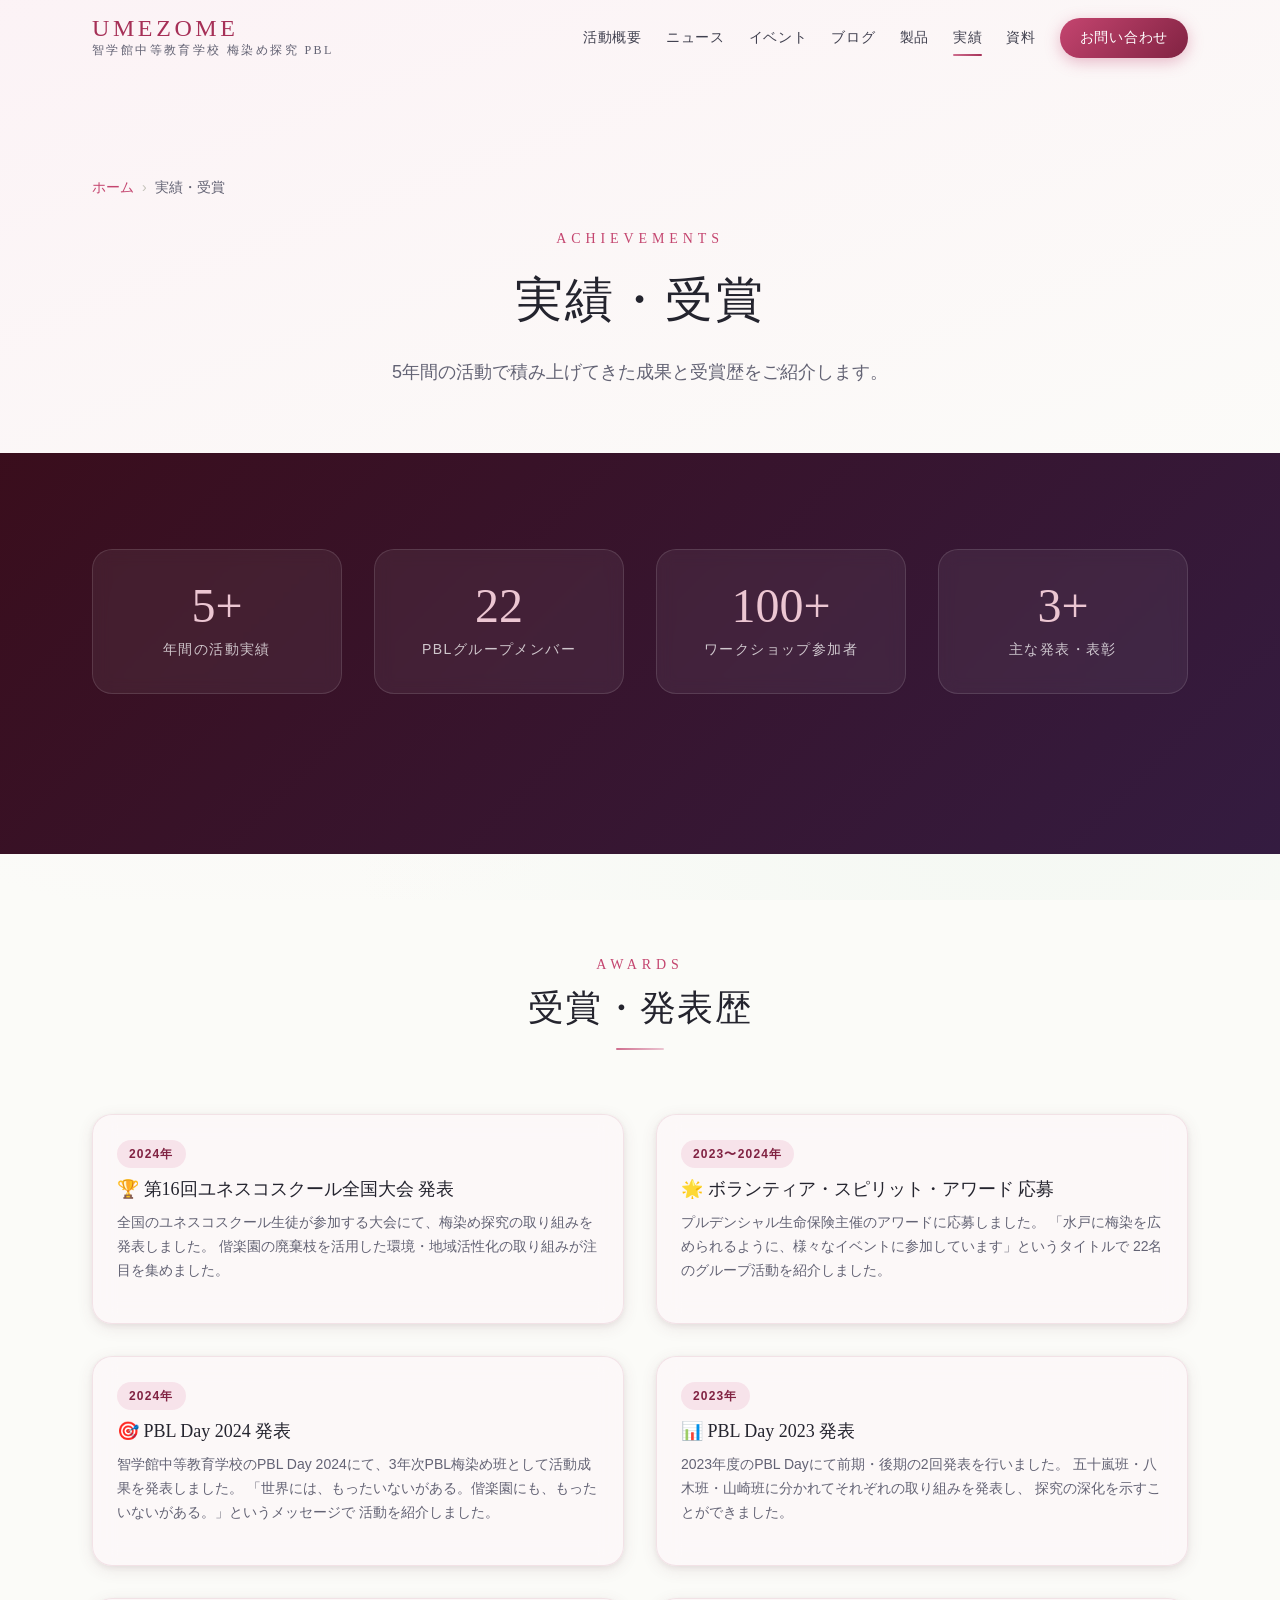
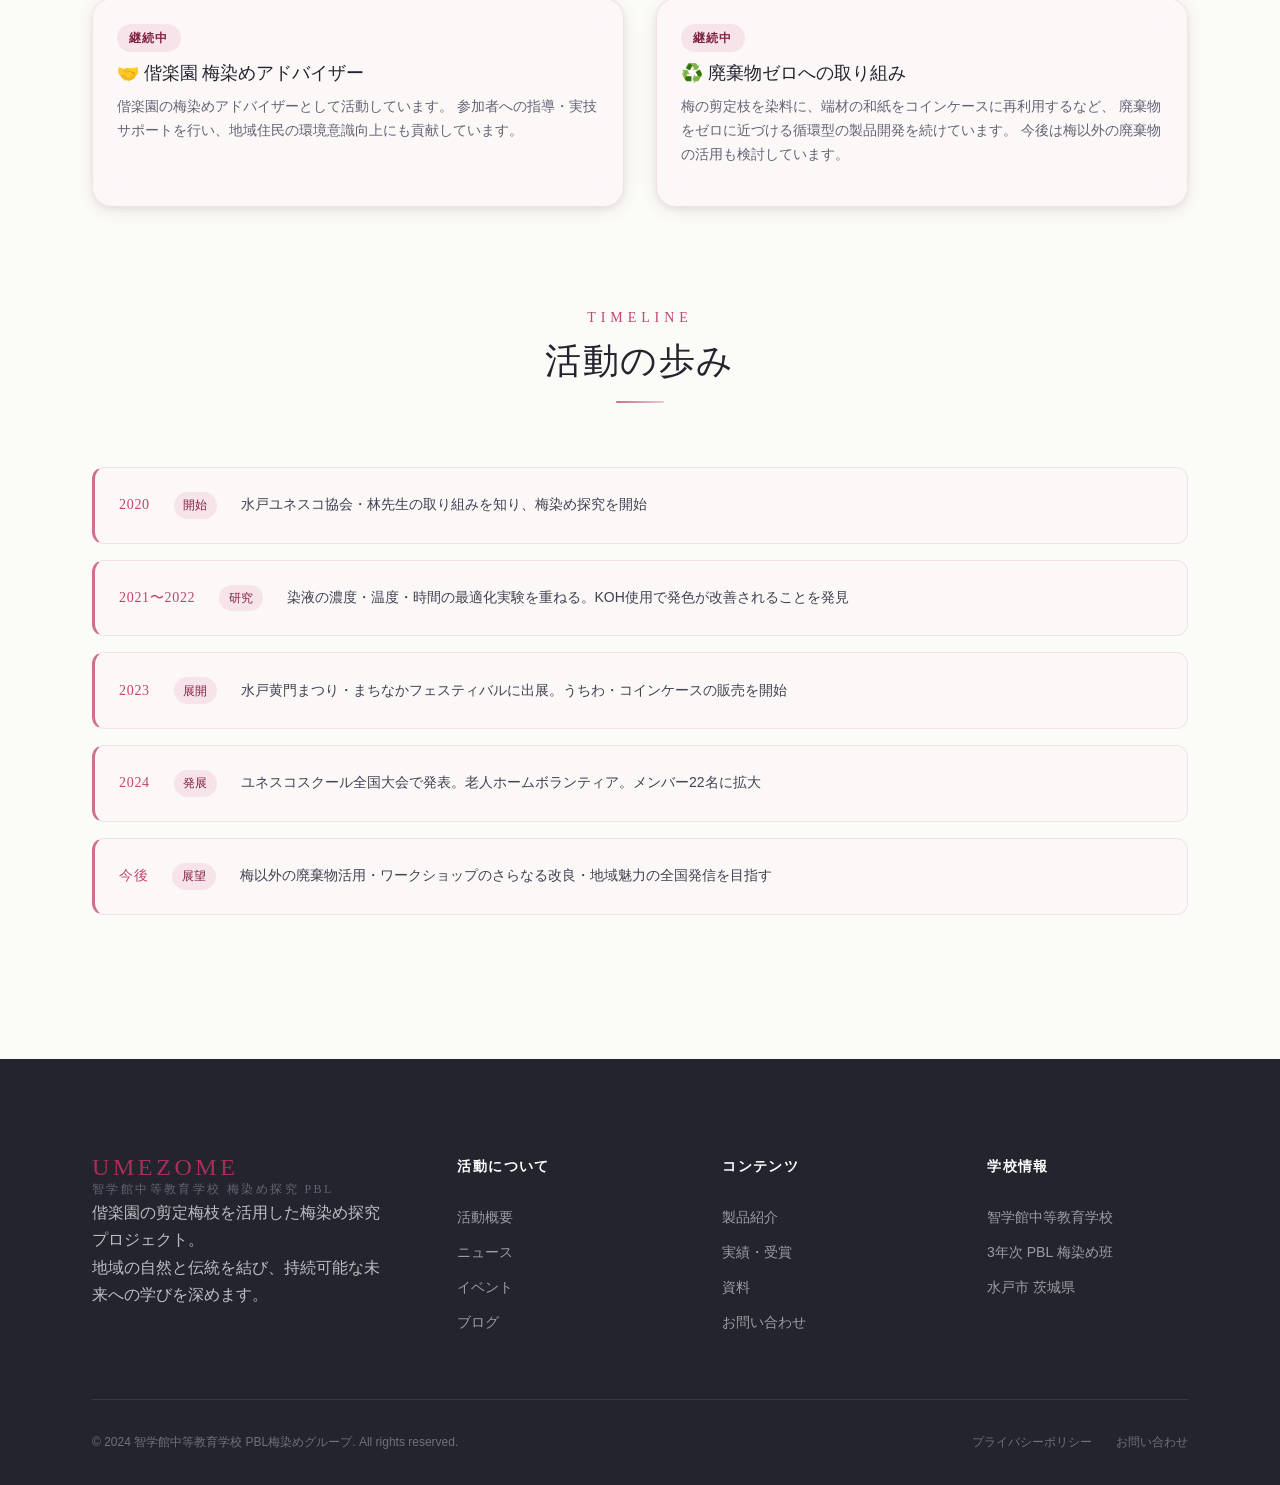
<file: src/pages/achievements.html>
<!DOCTYPE html>
<!--
================================================================
  UMEZOME - 実績・受賞ページ
  ファイル: src/pages/achievements.html
  【実績追加方法】
    .award-card を1つコピーして内容を編集してください
================================================================
-->
<html lang="ja">
<head>
  <meta charset="UTF-8">
  <meta name="viewport" content="width=device-width, initial-scale=1.0">
  <title>実績・受賞 | UMEZOME - 智学館中等教育学校 梅染め探究 PBL</title>
  <meta name="description" content="智学館中等教育学校 梅染め探究PBLの実績・受賞歴。ユネスコスクール全国大会での発表など。">
  <link rel="icon" href="data:image/svg+xml,<svg xmlns='http://www.w3.org/2000/svg' viewBox='0 0 100 100'><text y='.9em' font-size='90'>✿</text></svg>">
  <link rel="stylesheet" href="../assets/css/style.css">
</head>
<body>

  <!-- ================================================================
       【共通ヘッダー読み込みエリア】
       ここから ↓↓↓
       ※ src/components/header.html が JavaScript (Fetch API) で自動挿入されます。
       ※ デザインやリンクの修正は「src/components/header.html」を編集してください。
       ※ 直接ダブルクリック(file://)した場合はセキュリティ制限で動作しません。
          VS Codeの「Live Server」などのWebサーバー環境で開いてください。
  ================================================================ -->
  <div id="site-header-placeholder"></div>
  <!-- ↑↑↑ ここまで【共通ヘッダー読み込みエリア】 ==================== -->


<main id="main-content">
  <div class="page-header">
    <div class="container">
      <nav class="breadcrumb" aria-label="パンくずリスト">
        <a href="../index.html">ホーム</a>
        <span class="breadcrumb__separator" aria-hidden="true">›</span>
        <span aria-current="page">実績・受賞</span>
      </nav>
      <p class="section-eyebrow">Achievements</p>
      <h1 class="page-header__title">実績・受賞</h1>
      <p class="page-header__lead">5年間の活動で積み上げてきた成果と受賞歴をご紹介します。</p>
    </div>
  </div>

  <!-- 統計 (ダーク背景) -->
  <section class="section section--dark">
    <div class="container">
      <div class="achievement-stats">
        <div class="achievement-stat animate">
          <div class="achievement-stat__number">5+</div>
          <div class="achievement-stat__label">年間の活動実績</div>
        </div>
        <div class="achievement-stat animate animate-delay-1">
          <div class="achievement-stat__number">22</div>
          <div class="achievement-stat__label">PBLグループメンバー</div>
        </div>
        <div class="achievement-stat animate animate-delay-2">
          <div class="achievement-stat__number">100+</div>
          <div class="achievement-stat__label">ワークショップ参加者</div>
        </div>
        <div class="achievement-stat animate animate-delay-3">
          <div class="achievement-stat__number">3+</div>
          <div class="achievement-stat__label">主な発表・表彰</div>
        </div>
      </div>
    </div>
  </section>

  <!-- 受賞・表彰一覧 -->
  <section class="section">
    <div class="container">
      <div class="section-header animate">
        <span class="section-eyebrow">Awards</span>
        <h2 class="section-title">受賞・発表歴</h2>
      </div>

      <!--
        【受賞追加方法】
          <div class="card animate"> ... </div> を1つコピーして内容を編集
      -->
      <div class="grid-2">

        <div class="card animate">
          <div class="card__body">
            <span class="card__tag">2024年</span>
            <h2 class="card__title">🏆 第16回ユネスコスクール全国大会 発表</h2>
            <p class="card__text">
              全国のユネスコスクール生徒が参加する大会にて、梅染め探究の取り組みを発表しました。
              偕楽園の廃棄枝を活用した環境・地域活性化の取り組みが注目を集めました。
            </p>
          </div>
        </div>

        <div class="card animate animate-delay-1">
          <div class="card__body">
            <span class="card__tag">2023〜2024年</span>
            <h2 class="card__title">🌟 ボランティア・スピリット・アワード 応募</h2>
            <p class="card__text">
              プルデンシャル生命保険主催のアワードに応募しました。
              「水戸に梅染を広められるように、様々なイベントに参加しています」というタイトルで
              22名のグループ活動を紹介しました。
            </p>
          </div>
        </div>

        <div class="card animate">
          <div class="card__body">
            <span class="card__tag">2024年</span>
            <h2 class="card__title">🎯 PBL Day 2024 発表</h2>
            <p class="card__text">
              智学館中等教育学校のPBL Day 2024にて、3年次PBL梅染め班として活動成果を発表しました。
              「世界には、もったいないがある。偕楽園にも、もったいないがある。」というメッセージで
              活動を紹介しました。
            </p>
          </div>
        </div>

        <div class="card animate animate-delay-1">
          <div class="card__body">
            <span class="card__tag">2023年</span>
            <h2 class="card__title">📊 PBL Day 2023 発表</h2>
            <p class="card__text">
              2023年度のPBL Dayにて前期・後期の2回発表を行いました。
              五十嵐班・八木班・山崎班に分かれてそれぞれの取り組みを発表し、
              探究の深化を示すことができました。
            </p>
          </div>
        </div>

        <div class="card animate">
          <div class="card__body">
            <span class="card__tag">継続中</span>
            <h2 class="card__title">🤝 偕楽園 梅染めアドバイザー</h2>
            <p class="card__text">
              偕楽園の梅染めアドバイザーとして活動しています。
              参加者への指導・実技サポートを行い、地域住民の環境意識向上にも貢献しています。
            </p>
          </div>
        </div>

        <div class="card animate animate-delay-1">
          <div class="card__body">
            <span class="card__tag">継続中</span>
            <h2 class="card__title">♻️ 廃棄物ゼロへの取り組み</h2>
            <p class="card__text">
              梅の剪定枝を染料に、端材の和紙をコインケースに再利用するなど、
              廃棄物をゼロに近づける循環型の製品開発を続けています。
              今後は梅以外の廃棄物の活用も検討しています。
            </p>
          </div>
        </div>

      </div>

      <!-- タイムライン -->
      <div class="section-header animate" style="margin-top: var(--space-4xl)">
        <span class="section-eyebrow">Timeline</span>
        <h2 class="section-title">活動の歩み</h2>
      </div>

      <div class="news__list animate">
        <div class="news__item">
          <time class="news__item-date">2020</time>
          <span class="news__item-tag">開始</span>
          <p class="news__item-title">水戸ユネスコ協会・林先生の取り組みを知り、梅染め探究を開始</p>
        </div>
        <div class="news__item">
          <time class="news__item-date">2021〜2022</time>
          <span class="news__item-tag">研究</span>
          <p class="news__item-title">染液の濃度・温度・時間の最適化実験を重ねる。KOH使用で発色が改善されることを発見</p>
        </div>
        <div class="news__item">
          <time class="news__item-date">2023</time>
          <span class="news__item-tag">展開</span>
          <p class="news__item-title">水戸黄門まつり・まちなかフェスティバルに出展。うちわ・コインケースの販売を開始</p>
        </div>
        <div class="news__item">
          <time class="news__item-date">2024</time>
          <span class="news__item-tag">発展</span>
          <p class="news__item-title">ユネスコスクール全国大会で発表。老人ホームボランティア。メンバー22名に拡大</p>
        </div>
        <div class="news__item">
          <time class="news__item-date">今後</time>
          <span class="news__item-tag">展望</span>
          <p class="news__item-title">梅以外の廃棄物活用・ワークショップのさらなる改良・地域魅力の全国発信を目指す</p>
        </div>
      </div>

    </div>
  </section>
</main>

  <!-- ================================================================
       【共通フッター読み込みエリア】
       ここから ↓↓↓
       ※ src/components/footer.html が JavaScript (Fetch API) で自動挿入されます。
       ※ デザインやリンクの修正は「src/components/footer.html」を編集してください。
  ================================================================ -->
  <div id="site-footer-placeholder"></div>
  <!-- ↑↑↑ ここまで【共通フッター読み込みエリア】 ==================== -->

  <button class="back-to-top" id="back-to-top" aria-label="ページトップへ戻る">
    <svg width="20" height="20" viewBox="0 0 24 24" fill="none" stroke="currentColor" stroke-width="2">
      <path d="M12 19V5M5 12l7-7 7 7"/>
    </svg>
  </button>

  <!-- JavaScriptファイルの読み込み -->
  <!-- サイト全体の基本機能（アニメーション・スクロール等） -->
  <script src="../assets/js/main.js"></script>
  <!-- 共通ヘッダー・フッターの読み込み (Fetch API) -->
  <script src="../assets/js/components.js"></script>
</body>
</html>
</file>
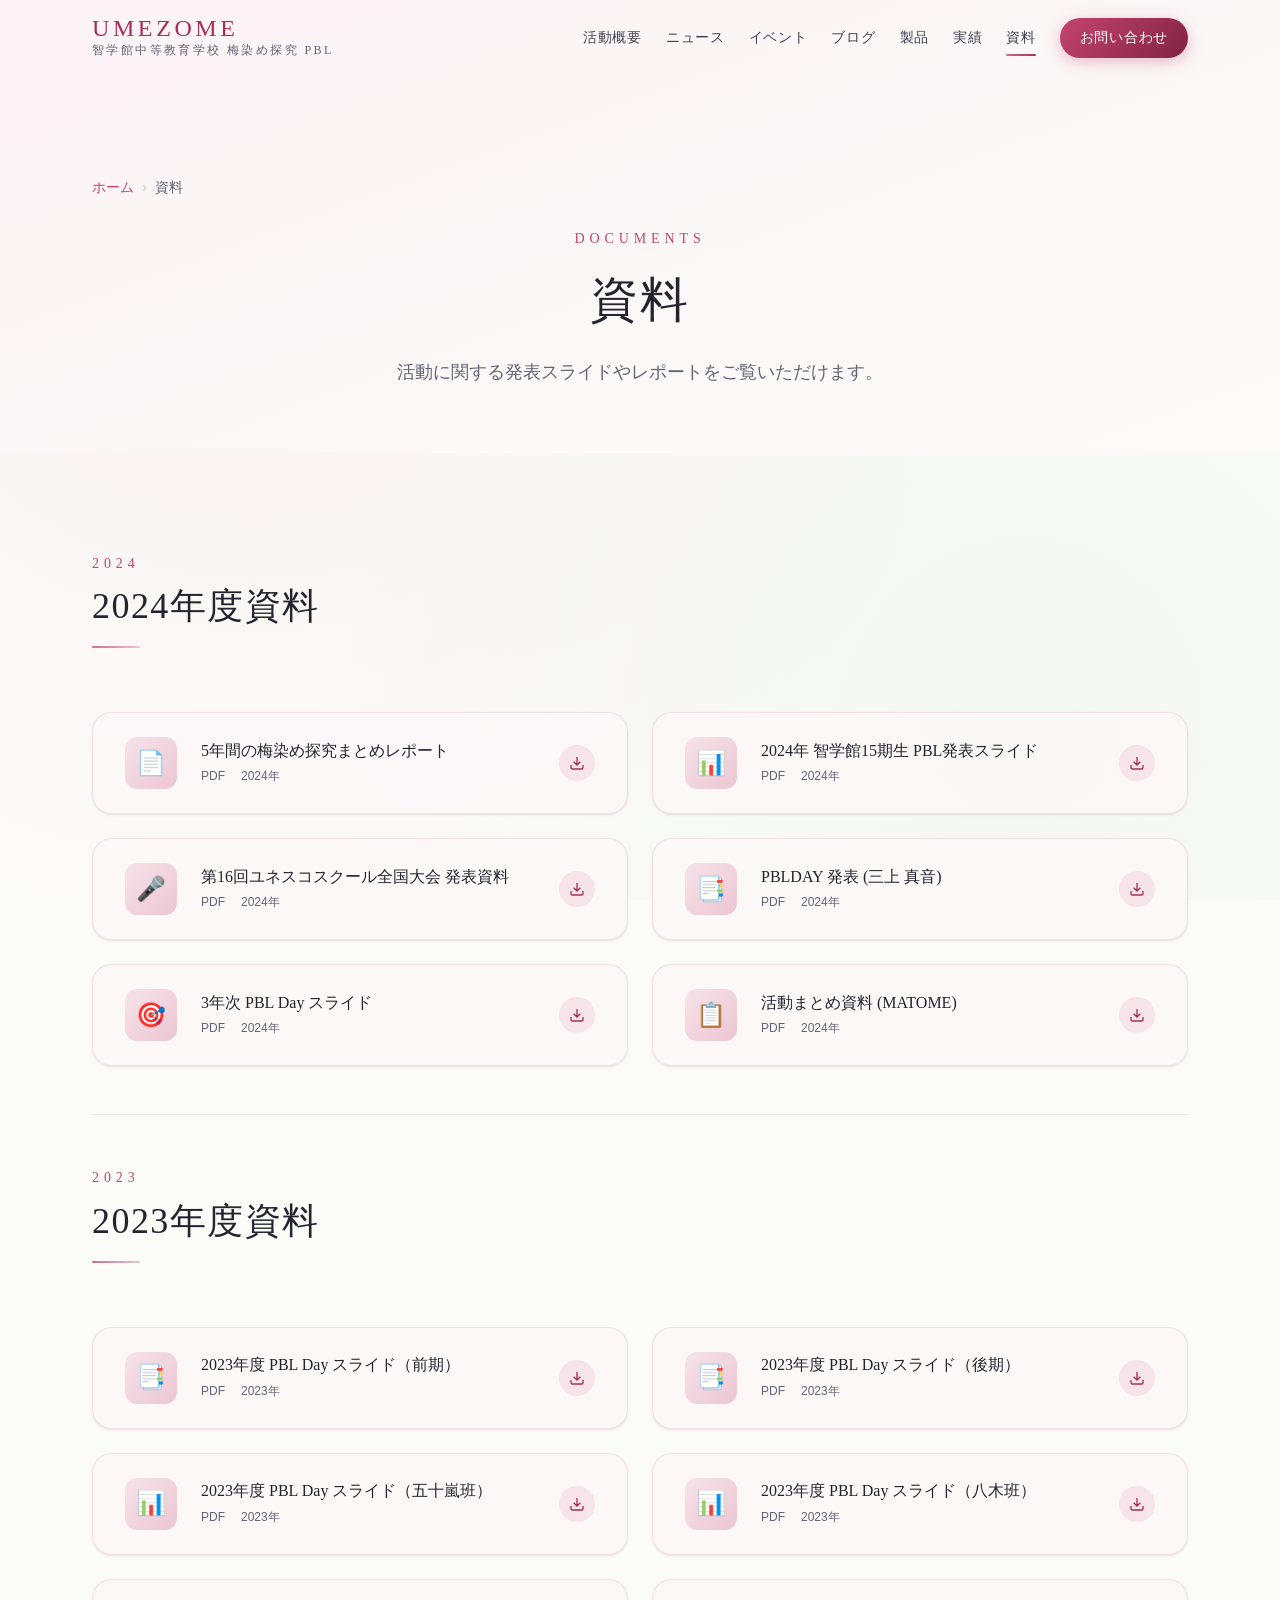
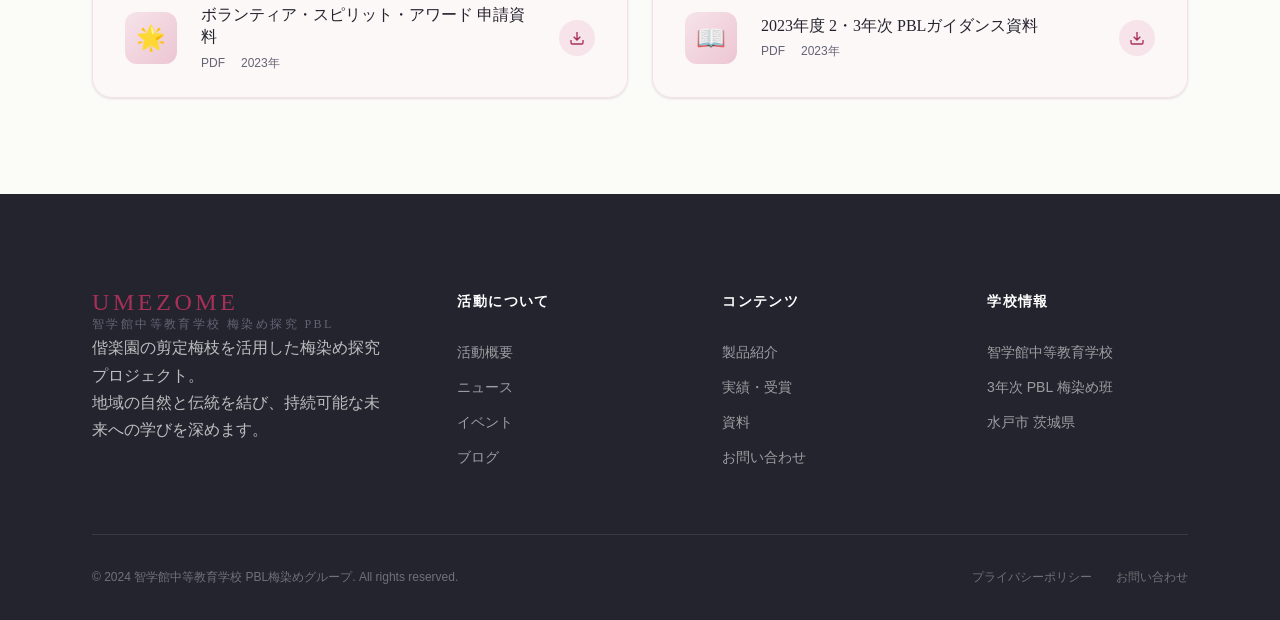
<file: src/pages/documents.html>
<!DOCTYPE html>
<!--
================================================================
  UMEZOME - 資料一覧ページ
  ファイル: src/pages/documents.html
  【資料追加方法】
    .doc-card を1つコピーして href・内容を編集してください
    PDFファイルは deta/ フォルダに入れてください
================================================================
-->
<html lang="ja">
<head>
  <meta charset="UTF-8">
  <meta name="viewport" content="width=device-width, initial-scale=1.0">
  <title>資料 | UMEZOME - 智学館中等教育学校 梅染め探究 PBL</title>
  <meta name="description" content="智学館中等教育学校 梅染め探究PBLの発表資料・レポートのダウンロードページ。">
  <link rel="icon" href="data:image/svg+xml,<svg xmlns='http://www.w3.org/2000/svg' viewBox='0 0 100 100'><text y='.9em' font-size='90'>✿</text></svg>">
  <link rel="stylesheet" href="../assets/css/style.css">
</head>
<body>

  <!-- ================================================================
       【共通ヘッダー読み込みエリア】
       ここから ↓↓↓
       ※ src/components/header.html が JavaScript (Fetch API) で自動挿入されます。
       ※ デザインやリンクの修正は「src/components/header.html」を編集してください。
       ※ 直接ダブルクリック(file://)した場合はセキュリティ制限で動作しません。
          VS Codeの「Live Server」などのWebサーバー環境で開いてください。
  ================================================================ -->
  <div id="site-header-placeholder"></div>
  <!-- ↑↑↑ ここまで【共通ヘッダー読み込みエリア】 ==================== -->


<main id="main-content">
  <div class="page-header">
    <div class="container">
      <nav class="breadcrumb" aria-label="パンくずリスト">
        <a href="../index.html">ホーム</a>
        <span class="breadcrumb__separator" aria-hidden="true">›</span>
        <span aria-current="page">資料</span>
      </nav>
      <p class="section-eyebrow">Documents</p>
      <h1 class="page-header__title">資料</h1>
      <p class="page-header__lead">活動に関する発表スライドやレポートをご覧いただけます。</p>
    </div>
  </div>

  <section class="section">
    <div class="container">

      <!-- 2024年度資料 -->
      <div class="section-header section-header--left animate">
        <span class="section-eyebrow">2024</span>
        <h2 class="section-title">2024年度資料</h2>
      </div>

      <!--
        資料カード追加方法:
          1. <a class="doc-card animate"> をコピー
          2. href に deta/ フォルダ内のPDFパスを入力
             例: href="../../deta/ファイル名.pdf"
          3. タイトル・種別・年度を編集
          4. 新しいPDFは deta/ フォルダに入れてください
      -->
      <div class="documents__grid mb-2xl">

        <a class="doc-card animate"
           href="../../deta/5年間の梅染め探究～廃棄物からの地域の魅力創造〜 - Google ドキュメント.pdf"
           target="_blank" rel="noopener noreferrer">
          <div class="doc-card__icon">📄</div>
          <div class="doc-card__info">
            <h2 class="doc-card__title">5年間の梅染め探究まとめレポート</h2>
            <div class="doc-card__meta"><span>PDF</span><span>2024年</span></div>
          </div>
          <div class="doc-card__download-btn">
            <svg width="16" height="16" viewBox="0 0 24 24" fill="none" stroke="currentColor" stroke-width="2">
              <path d="M21 15v4a2 2 0 01-2 2H5a2 2 0 01-2-2v-4M7 10l5 5 5-5M12 15V3"/>
            </svg>
          </div>
        </a>

        <a class="doc-card animate animate-delay-1"
           href="../../deta/2024 智学館15期生PBL.pdf"
           target="_blank" rel="noopener noreferrer">
          <div class="doc-card__icon">📊</div>
          <div class="doc-card__info">
            <h2 class="doc-card__title">2024年 智学館15期生 PBL発表スライド</h2>
            <div class="doc-card__meta"><span>PDF</span><span>2024年</span></div>
          </div>
          <div class="doc-card__download-btn">
            <svg width="16" height="16" viewBox="0 0 24 24" fill="none" stroke="currentColor" stroke-width="2">
              <path d="M21 15v4a2 2 0 01-2 2H5a2 2 0 01-2-2v-4M7 10l5 5 5-5M12 15V3"/>
            </svg>
          </div>
        </a>

        <a class="doc-card animate animate-delay-2"
           href="../../deta/第16回ユネスコスクール全国大会　発表動画.pdf"
           target="_blank" rel="noopener noreferrer">
          <div class="doc-card__icon">🎤</div>
          <div class="doc-card__info">
            <h2 class="doc-card__title">第16回ユネスコスクール全国大会 発表資料</h2>
            <div class="doc-card__meta"><span>PDF</span><span>2024年</span></div>
          </div>
          <div class="doc-card__download-btn">
            <svg width="16" height="16" viewBox="0 0 24 24" fill="none" stroke="currentColor" stroke-width="2">
              <path d="M21 15v4a2 2 0 01-2 2H5a2 2 0 01-2-2v-4M7 10l5 5 5-5M12 15V3"/>
            </svg>
          </div>
        </a>

        <a class="doc-card animate animate-delay-3"
           href="../../deta/PBLDAY 三上 真音.pdf"
           target="_blank" rel="noopener noreferrer">
          <div class="doc-card__icon">📑</div>
          <div class="doc-card__info">
            <h2 class="doc-card__title">PBLDAY 発表 (三上 真音)</h2>
            <div class="doc-card__meta"><span>PDF</span><span>2024年</span></div>
          </div>
          <div class="doc-card__download-btn">
            <svg width="16" height="16" viewBox="0 0 24 24" fill="none" stroke="currentColor" stroke-width="2">
              <path d="M21 15v4a2 2 0 01-2 2H5a2 2 0 01-2-2v-4M7 10l5 5 5-5M12 15V3"/>
            </svg>
          </div>
        </a>

        <a class="doc-card animate"
           href="../../deta/3年次PBLday スライド.pdf"
           target="_blank" rel="noopener noreferrer">
          <div class="doc-card__icon">🎯</div>
          <div class="doc-card__info">
            <h2 class="doc-card__title">3年次 PBL Day スライド</h2>
            <div class="doc-card__meta"><span>PDF</span><span>2024年</span></div>
          </div>
          <div class="doc-card__download-btn">
            <svg width="16" height="16" viewBox="0 0 24 24" fill="none" stroke="currentColor" stroke-width="2">
              <path d="M21 15v4a2 2 0 01-2 2H5a2 2 0 01-2-2v-4M7 10l5 5 5-5M12 15V3"/>
            </svg>
          </div>
        </a>

        <a class="doc-card animate animate-delay-1"
           href="../../deta/MATOME--------------------------------.pdf"
           target="_blank" rel="noopener noreferrer">
          <div class="doc-card__icon">📋</div>
          <div class="doc-card__info">
            <h2 class="doc-card__title">活動まとめ資料 (MATOME)</h2>
            <div class="doc-card__meta"><span>PDF</span><span>2024年</span></div>
          </div>
          <div class="doc-card__download-btn">
            <svg width="16" height="16" viewBox="0 0 24 24" fill="none" stroke="currentColor" stroke-width="2">
              <path d="M21 15v4a2 2 0 01-2 2H5a2 2 0 01-2-2v-4M7 10l5 5 5-5M12 15V3"/>
            </svg>
          </div>
        </a>

      </div><!-- /documents__grid 2024 -->

      <hr class="divider animate">

      <!-- 2023年度資料 -->
      <div class="section-header section-header--left animate" style="margin-top: var(--space-2xl)">
        <span class="section-eyebrow">2023</span>
        <h2 class="section-title">2023年度資料</h2>
      </div>

      <div class="documents__grid">

        <a class="doc-card animate"
           href="../../deta/2023年度 PBL Day発表用スライド（前期用）.pdf"
           target="_blank" rel="noopener noreferrer">
          <div class="doc-card__icon">📑</div>
          <div class="doc-card__info">
            <h2 class="doc-card__title">2023年度 PBL Day スライド（前期）</h2>
            <div class="doc-card__meta"><span>PDF</span><span>2023年</span></div>
          </div>
          <div class="doc-card__download-btn">
            <svg width="16" height="16" viewBox="0 0 24 24" fill="none" stroke="currentColor" stroke-width="2">
              <path d="M21 15v4a2 2 0 01-2 2H5a2 2 0 01-2-2v-4M7 10l5 5 5-5M12 15V3"/>
            </svg>
          </div>
        </a>

        <a class="doc-card animate animate-delay-1"
           href="../../deta/2023年度 PBL Day発表用スライド（後期用） .pdf"
           target="_blank" rel="noopener noreferrer">
          <div class="doc-card__icon">📑</div>
          <div class="doc-card__info">
            <h2 class="doc-card__title">2023年度 PBL Day スライド（後期）</h2>
            <div class="doc-card__meta"><span>PDF</span><span>2023年</span></div>
          </div>
          <div class="doc-card__download-btn">
            <svg width="16" height="16" viewBox="0 0 24 24" fill="none" stroke="currentColor" stroke-width="2">
              <path d="M21 15v4a2 2 0 01-2 2H5a2 2 0 01-2-2v-4M7 10l5 5 5-5M12 15V3"/>
            </svg>
          </div>
        </a>

        <a class="doc-card animate animate-delay-2"
           href="../../deta/【五十嵐１班】２０２３年度　PBLDay　２・３年スライド発表 のコピー.pdf"
           target="_blank" rel="noopener noreferrer">
          <div class="doc-card__icon">📊</div>
          <div class="doc-card__info">
            <h2 class="doc-card__title">2023年度 PBL Day スライド（五十嵐班）</h2>
            <div class="doc-card__meta"><span>PDF</span><span>2023年</span></div>
          </div>
          <div class="doc-card__download-btn">
            <svg width="16" height="16" viewBox="0 0 24 24" fill="none" stroke="currentColor" stroke-width="2">
              <path d="M21 15v4a2 2 0 01-2 2H5a2 2 0 01-2-2v-4M7 10l5 5 5-5M12 15V3"/>
            </svg>
          </div>
        </a>

        <a class="doc-card animate animate-delay-3"
           href="../../deta/【八木班】２０２３年度　PBLDay　２・３年スライド発表.pdf"
           target="_blank" rel="noopener noreferrer">
          <div class="doc-card__icon">📊</div>
          <div class="doc-card__info">
            <h2 class="doc-card__title">2023年度 PBL Day スライド（八木班）</h2>
            <div class="doc-card__meta"><span>PDF</span><span>2023年</span></div>
          </div>
          <div class="doc-card__download-btn">
            <svg width="16" height="16" viewBox="0 0 24 24" fill="none" stroke="currentColor" stroke-width="2">
              <path d="M21 15v4a2 2 0 01-2 2H5a2 2 0 01-2-2v-4M7 10l5 5 5-5M12 15V3"/>
            </svg>
          </div>
        </a>

        <a class="doc-card animate"
           href="../../deta/ボランティア・スピリット・アワード - Google ドキュメント.pdf"
           target="_blank" rel="noopener noreferrer">
          <div class="doc-card__icon">🌟</div>
          <div class="doc-card__info">
            <h2 class="doc-card__title">ボランティア・スピリット・アワード 申請資料</h2>
            <div class="doc-card__meta"><span>PDF</span><span>2023年</span></div>
          </div>
          <div class="doc-card__download-btn">
            <svg width="16" height="16" viewBox="0 0 24 24" fill="none" stroke="currentColor" stroke-width="2">
              <path d="M21 15v4a2 2 0 01-2 2H5a2 2 0 01-2-2v-4M7 10l5 5 5-5M12 15V3"/>
            </svg>
          </div>
        </a>

        <a class="doc-card animate animate-delay-1"
           href="../../deta/2023年度2・3年次PBLガイダンス.pdf"
           target="_blank" rel="noopener noreferrer">
          <div class="doc-card__icon">📖</div>
          <div class="doc-card__info">
            <h2 class="doc-card__title">2023年度 2・3年次 PBLガイダンス資料</h2>
            <div class="doc-card__meta"><span>PDF</span><span>2023年</span></div>
          </div>
          <div class="doc-card__download-btn">
            <svg width="16" height="16" viewBox="0 0 24 24" fill="none" stroke="currentColor" stroke-width="2">
              <path d="M21 15v4a2 2 0 01-2 2H5a2 2 0 01-2-2v-4M7 10l5 5 5-5M12 15V3"/>
            </svg>
          </div>
        </a>

      </div><!-- /documents__grid 2023 -->

    </div>
  </section>
</main>

  <!-- ================================================================
       【共通フッター読み込みエリア】
       ここから ↓↓↓
       ※ src/components/footer.html が JavaScript (Fetch API) で自動挿入されます。
       ※ デザインやリンクの修正は「src/components/footer.html」を編集してください。
  ================================================================ -->
  <div id="site-footer-placeholder"></div>
  <!-- ↑↑↑ ここまで【共通フッター読み込みエリア】 ==================== -->

  <button class="back-to-top" id="back-to-top" aria-label="ページトップへ戻る">
    <svg width="20" height="20" viewBox="0 0 24 24" fill="none" stroke="currentColor" stroke-width="2">
      <path d="M12 19V5M5 12l7-7 7 7"/>
    </svg>
  </button>

  <!-- JavaScriptファイルの読み込み -->
  <!-- サイト全体の基本機能（アニメーション・スクロール等） -->
  <script src="../assets/js/main.js"></script>
  <!-- 共通ヘッダー・フッターの読み込み (Fetch API) -->
  <script src="../assets/js/components.js"></script>
</body>
</html>
</file>
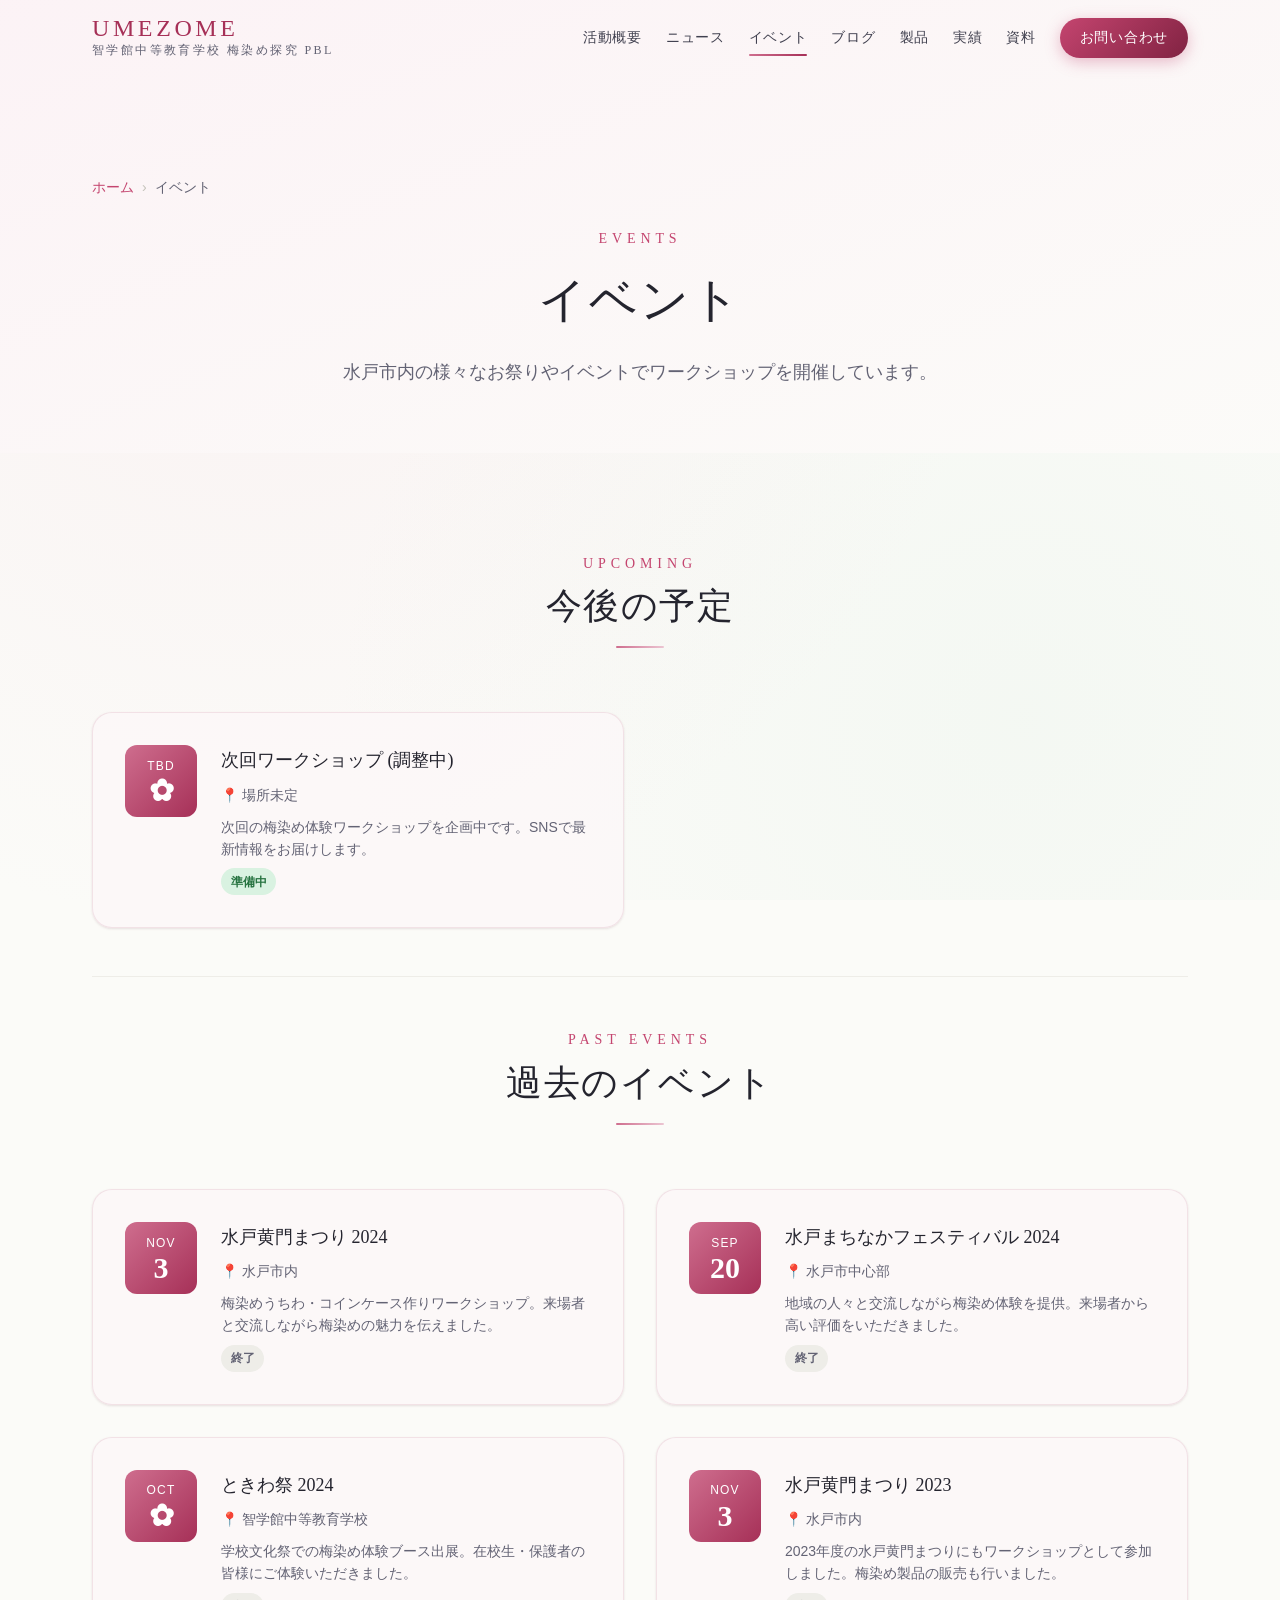
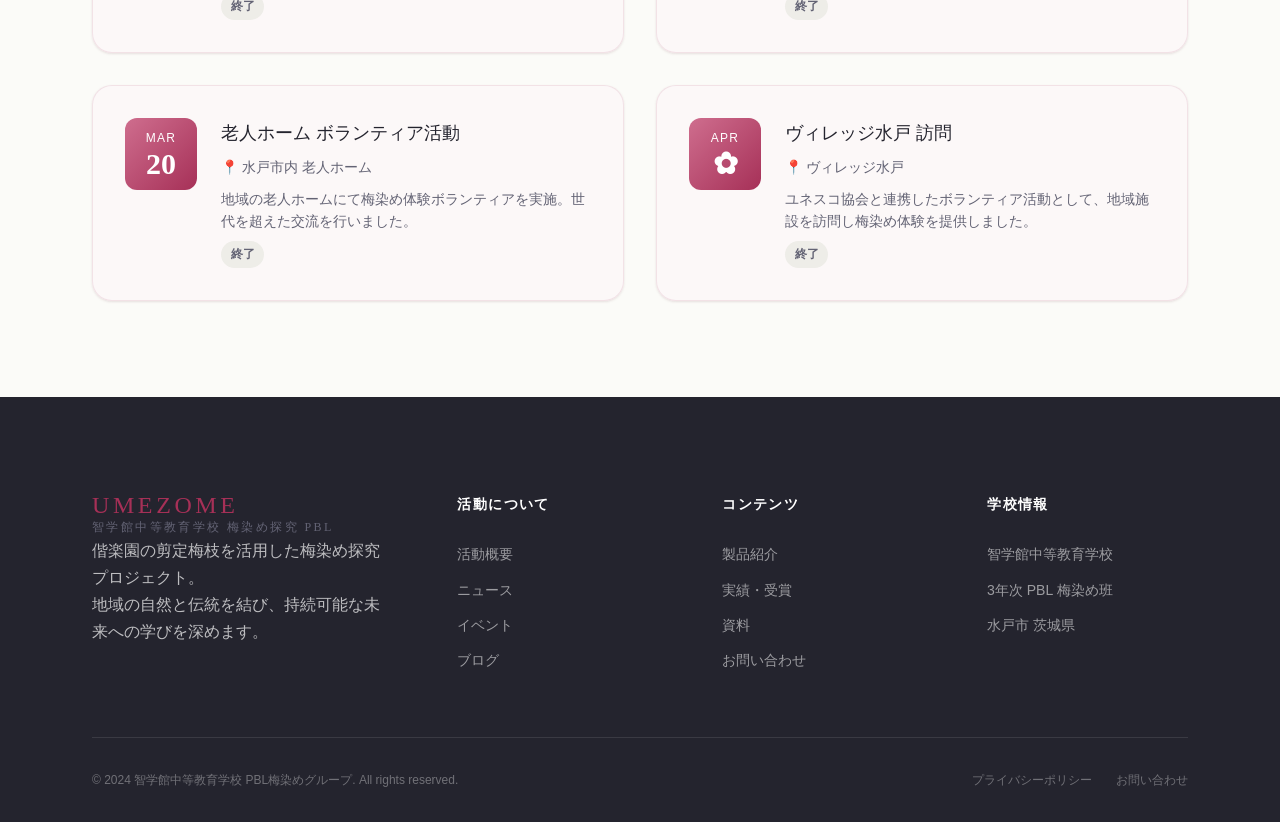
<file: src/pages/events.html>
<!DOCTYPE html>
<!--
================================================================
  UMEZOME - イベント一覧ページ
  ファイル: src/pages/events.html
  【イベント追加方法】
    .event-card を1つコピーして内容を編集してください
================================================================
-->
<html lang="ja">

<head>
  <meta charset="UTF-8">
  <meta name="viewport" content="width=device-width, initial-scale=1.0">
  <title>イベント | UMEZOME - 智学館中等教育学校 梅染め探究 PBL</title>
  <meta name="description" content="智学館中等教育学校 梅染め探究PBLのイベント情報。ワークショップ・お祭りへの出展情報をお届けします。">
  <link rel="icon"
    href="data:image/svg+xml,<svg xmlns='http://www.w3.org/2000/svg' viewBox='0 0 100 100'><text y='.9em' font-size='90'>✿</text></svg>">
  <link rel="stylesheet" href="../assets/css/style.css">
</head>

<body>

  <!-- ================================================================
       【共通ヘッダー読み込みエリア】
       ここから ↓↓↓
       ※ src/components/header.html が JavaScript (Fetch API) で自動挿入されます。
       ※ デザインやリンクの修正は「src/components/header.html」を編集してください。
       ※ 直接ダブルクリック(file://)した場合はセキュリティ制限で動作しません。
          VS Codeの「Live Server」などのWebサーバー環境で開いてください。
  ================================================================ -->
  <div id="site-header-placeholder"></div>
  <!-- ↑↑↑ ここまで【共通ヘッダー読み込みエリア】 ==================== -->

  <main id="main-content">
    <div class="page-header">
      <div class="container">
        <nav class="breadcrumb" aria-label="パンくずリスト">
          <a href="../index.html">ホーム</a>
          <span class="breadcrumb__separator" aria-hidden="true">›</span>
          <span aria-current="page">イベント</span>
        </nav>
        <p class="section-eyebrow">Events</p>
        <h1 class="page-header__title">イベント</h1>
        <p class="page-header__lead">水戸市内の様々なお祭りやイベントでワークショップを開催しています。</p>
      </div>
    </div>

    <section class="section">
      <div class="container">

        <!-- 今後の予定 -->
        <div class="section-header animate">
          <span class="section-eyebrow">Upcoming</span>
          <h2 class="section-title">今後の予定</h2>
        </div>
        <div class="events__grid mb-2xl">
          <article class="event-card animate">
            <div class="event-card__date-box">
              <span class="event-card__month">TBD</span>
              <span class="event-card__day">✿</span>
            </div>
            <div class="event-card__content">
              <h3 class="event-card__title">次回ワークショップ (調整中)</h3>
              <p class="event-card__location">📍 場所未定</p>
              <p class="event-card__desc">次回の梅染め体験ワークショップを企画中です。SNSで最新情報をお届けします。</p>
              <span class="event-card__status event-card__status--upcoming">準備中</span>
            </div>
          </article>
        </div>

        <hr class="divider">

        <!-- 過去のイベント -->
        <div class="section-header animate" style="margin-top: var(--space-2xl)">
          <span class="section-eyebrow">Past Events</span>
          <h2 class="section-title">過去のイベント</h2>
        </div>

        <!--
        【イベント追加方法】
          1. 下の <article class="event-card"> をコピー
          2. 日付・タイトル・場所・説明・ステータスを編集
          3. ステータスは upcoming(予定) か past(終了) を選択
      -->
        <div class="events__grid">

          <article class="event-card animate">
            <div class="event-card__date-box">
              <span class="event-card__month">NOV</span>
              <span class="event-card__day">3</span>
            </div>
            <div class="event-card__content">
              <h3 class="event-card__title">水戸黄門まつり 2024</h3>
              <p class="event-card__location">📍 水戸市内</p>
              <p class="event-card__desc">梅染めうちわ・コインケース作りワークショップ。来場者と交流しながら梅染めの魅力を伝えました。</p>
              <span class="event-card__status event-card__status--past">終了</span>
            </div>
          </article>

          <article class="event-card animate animate-delay-1">
            <div class="event-card__date-box">
              <span class="event-card__month">SEP</span>
              <span class="event-card__day">20</span>
            </div>
            <div class="event-card__content">
              <h3 class="event-card__title">水戸まちなかフェスティバル 2024</h3>
              <p class="event-card__location">📍 水戸市中心部</p>
              <p class="event-card__desc">地域の人々と交流しながら梅染め体験を提供。来場者から高い評価をいただきました。</p>
              <span class="event-card__status event-card__status--past">終了</span>
            </div>
          </article>

          <article class="event-card animate animate-delay-2">
            <div class="event-card__date-box">
              <span class="event-card__month">OCT</span>
              <span class="event-card__day">✿</span>
            </div>
            <div class="event-card__content">
              <h3 class="event-card__title">ときわ祭 2024</h3>
              <p class="event-card__location">📍 智学館中等教育学校</p>
              <p class="event-card__desc">学校文化祭での梅染め体験ブース出展。在校生・保護者の皆様にご体験いただきました。</p>
              <span class="event-card__status event-card__status--past">終了</span>
            </div>
          </article>

          <article class="event-card animate animate-delay-3">
            <div class="event-card__date-box">
              <span class="event-card__month">NOV</span>
              <span class="event-card__day">3</span>
            </div>
            <div class="event-card__content">
              <h3 class="event-card__title">水戸黄門まつり 2023</h3>
              <p class="event-card__location">📍 水戸市内</p>
              <p class="event-card__desc">2023年度の水戸黄門まつりにもワークショップとして参加しました。梅染め製品の販売も行いました。</p>
              <span class="event-card__status event-card__status--past">終了</span>
            </div>
          </article>

          <article class="event-card animate">
            <div class="event-card__date-box">
              <span class="event-card__month">MAR</span>
              <span class="event-card__day">20</span>
            </div>
            <div class="event-card__content">
              <h3 class="event-card__title">老人ホーム ボランティア活動</h3>
              <p class="event-card__location">📍 水戸市内 老人ホーム</p>
              <p class="event-card__desc">地域の老人ホームにて梅染め体験ボランティアを実施。世代を超えた交流を行いました。</p>
              <span class="event-card__status event-card__status--past">終了</span>
            </div>
          </article>

          <article class="event-card animate animate-delay-1">
            <div class="event-card__date-box">
              <span class="event-card__month">APR</span>
              <span class="event-card__day">✿</span>
            </div>
            <div class="event-card__content">
              <h3 class="event-card__title">ヴィレッジ水戸 訪問</h3>
              <p class="event-card__location">📍 ヴィレッジ水戸</p>
              <p class="event-card__desc">ユネスコ協会と連携したボランティア活動として、地域施設を訪問し梅染め体験を提供しました。</p>
              <span class="event-card__status event-card__status--past">終了</span>
            </div>
          </article>

        </div><!-- /events__grid -->
      </div>
    </section>
  </main>

  <!-- ================================================================
       【共通フッター読み込みエリア】
       ここから ↓↓↓
       ※ src/components/footer.html が JavaScript (Fetch API) で自動挿入されます。
       ※ デザインやリンクの修正は「src/components/footer.html」を編集してください。
  ================================================================ -->
  <div id="site-footer-placeholder"></div>
  <!-- ↑↑↑ ここまで【共通フッター読み込みエリア】 ==================== -->

  <button class="back-to-top" id="back-to-top" aria-label="ページトップへ戻る">
    <svg width="20" height="20" viewBox="0 0 24 24" fill="none" stroke="currentColor" stroke-width="2">
      <path d="M12 19V5M5 12l7-7 7 7" />
    </svg>
  </button>

  <!-- JavaScriptファイルの読み込み -->
  <!-- サイト全体の基本機能（アニメーション・スクロール等） -->
  <script src="../assets/js/main.js"></script>
  <!-- 共通ヘッダー・フッターの読み込み (Fetch API) -->
  <script src="../assets/js/components.js"></script>
</body>

</html>
</file>
<file: src/assets/css/style.css>
/* ================================================================
  UMEZOME - 智学館中等教育学校 梅染め探究 PBL
  メインスタイルシート
================================================================

  ファイル: src/assets/css/style.css
  説明: このサイトに使用するCSSはすべてこのファイルで管理します。
        セクションごとにコメントで分けているので、Ctrl+F で
        目的の箇所を探してください。

  目次:
    1.  カラーパレット・CSS変数 (検索: CSS VARIABLES)
    2.  フォント設定          (検索: FONTS)
    3.  リセット・基本設定    (検索: RESET)
    4.  ヘッダー・ナビ        (検索: HEADER)
    5.  ヒーロー              (検索: HERO)
    6.  セクション共通        (検索: SECTION COMMON)
    7.  活動概要              (検索: ABOUT)
    8.  ニュース              (検索: NEWS)
    9.  イベント              (検索: EVENTS)
    10. ブログ                (検索: BLOG)
    11. 製品紹介              (検索: PRODUCTS)
    12. 実績                  (検索: ACHIEVEMENTS)
    13. 資料                  (検索: DOCUMENTS)
    14. お問い合わせ          (検索: CONTACT)
    15. フッター              (検索: FOOTER)
    16. モーダル              (検索: MODAL)
    17. アニメーション        (検索: ANIMATIONS)
    18. レスポンシブ          (検索: RESPONSIVE)
    19. ユーティリティ        (検索: UTILITIES)

  色変更: :root の --color-plum-* を変えればサイト全体に反映
================================================================ */

/* ============================================================
   1. CSS VARIABLES - カラーパレット・変数定義
   ============================================================
   梅の花をイメージした薄紅〜ロゼ系カラーパレット
============================================================ */
:root {
  /* メインカラー (梅の花カラー) */
  --color-plum-50:  hsl(340, 60%, 97%);
  --color-plum-100: hsl(340, 55%, 93%);
  --color-plum-200: hsl(340, 50%, 85%);
  --color-plum-300: hsl(340, 48%, 74%);
  --color-plum-400: hsl(340, 50%, 62%);
  --color-plum-500: hsl(340, 52%, 52%);
  --color-plum-600: hsl(340, 55%, 42%);
  --color-plum-700: hsl(340, 58%, 32%);
  --color-plum-800: hsl(340, 60%, 22%);
  --color-plum-900: hsl(340, 62%, 14%);

  /* アクセントカラー (抹茶グリーン) */
  --color-matcha-400: hsl(140, 35%, 58%);
  --color-matcha-500: hsl(140, 38%, 45%);
  --color-matcha-600: hsl(140, 42%, 35%);

  /* ベースカラー */
  --color-base-white: hsl(50, 30%, 98%);
  --color-base-50:    hsl(50, 20%, 96%);
  --color-base-100:   hsl(50, 15%, 92%);
  --color-base-200:   hsl(50, 10%, 86%);
  --color-base-300:   hsl(50, 8%,  75%);
  --color-base-700:   hsl(240, 8%, 42%);
  --color-base-800:   hsl(240, 10%, 28%);
  --color-base-900:   hsl(240, 12%, 16%);

  /* グラスモーフィズム用 */
  --glass-bg:     hsla(340, 60%, 98%, 0.75);
  --glass-border: hsla(340, 40%, 80%, 0.35);
  --glass-shadow: 0 8px 32px hsla(340, 40%, 40%, 0.12);

  /* 間隔 */
  --space-xs:  0.25rem;
  --space-sm:  0.5rem;
  --space-md:  1rem;
  --space-lg:  1.5rem;
  --space-xl:  2rem;
  --space-2xl: 3rem;
  --space-3xl: 4rem;
  --space-4xl: 6rem;

  /* 角丸 */
  --radius-sm:   0.375rem;
  --radius-md:   0.75rem;
  --radius-lg:   1.25rem;
  --radius-xl:   2rem;
  --radius-full: 9999px;

  /* トランジション */
  --transition-fast:   150ms ease;
  --transition-base:   250ms ease;
  --transition-slow:   400ms ease;
  --transition-spring: 350ms cubic-bezier(0.34, 1.56, 0.64, 1);

  /* コンテナ幅 */
  --container-max:  1160px;
  --container-wide: 1440px;
  --container-sm:   720px;

  /* シャドウ */
  --shadow-sm: 0 1px 3px hsla(340,30%,30%,0.08),0 1px 2px hsla(340,30%,30%,0.06);
  --shadow-md: 0 4px 16px hsla(340,30%,30%,0.10),0 2px 6px hsla(340,30%,30%,0.07);
  --shadow-lg: 0 12px 40px hsla(340,30%,30%,0.14),0 4px 14px hsla(340,30%,30%,0.09);
  --shadow-xl: 0 24px 64px hsla(340,30%,30%,0.18);
}

/* ============================================================
   2. FONTS - フォント設定
   Google Fonts: Noto Serif JP(見出し) + Noto Sans JP(本文)
   URLを変えれば別フォントに切り替え可能
============================================================ */
@import url('https://fonts.googleapis.com/css2?family=Noto+Serif+JP:wght@300;400;500;600;700&family=Noto+Sans+JP:wght@300;400;500;700&family=Cormorant+Garamond:ital,wght@0,300;0,400;0,600;1,300;1,400&display=swap');

:root {
  --font-serif:   'Noto Serif JP', 'Yu Mincho', serif;
  --font-sans:    'Noto Sans JP', 'Hiragino Kaku Gothic ProN', sans-serif;
  --font-display: 'Cormorant Garamond', 'Georgia', serif;

  --text-xs:   0.75rem;
  --text-sm:   0.875rem;
  --text-base: 1rem;
  --text-lg:   1.125rem;
  --text-xl:   1.25rem;
  --text-2xl:  1.5rem;
  --text-3xl:  1.875rem;
  --text-4xl:  2.25rem;
  --text-5xl:  3rem;
  --text-6xl:  3.75rem;
}

/* ============================================================
   3. RESET - リセット・基本設定
============================================================ */
*,*::before,*::after { box-sizing:border-box; margin:0; padding:0; }

html { scroll-behavior:smooth; font-size:16px; }

body {
  font-family: var(--font-sans);
  font-size: var(--text-base);
  color: var(--color-base-900);
  background-color: var(--color-base-white);
  line-height: 1.7;
  overflow-x: hidden;
  background-image:
    radial-gradient(circle at 20% 20%, hsla(340,60%,90%,0.25) 0%,transparent 60%),
    radial-gradient(circle at 80% 80%, hsla(140,35%,85%,0.15) 0%,transparent 55%);
  background-attachment: fixed;
}

img { max-width:100%; height:auto; display:block; }
a   { color:inherit; text-decoration:none; transition:color var(--transition-base); }
ul,ol { list-style:none; }
button { cursor:pointer; border:none; background:none; font-family:var(--font-sans); }

/* コンテナ */
.container {
  width: 100%;
  max-width: var(--container-max);
  margin-inline: auto;
  padding-inline: var(--space-xl);
}
.container--wide { max-width: var(--container-wide); }
.container--sm   { max-width: var(--container-sm); }

/* ============================================================
   4. HEADER - ヘッダー・ナビゲーション
   グラスモーフィズム(すりガラス)スタイル
   スクロール後は .scrolled クラスが付きます(JS制御)
============================================================ */
.site-header {
  position: fixed;
  top: 0; left: 0; right: 0;
  z-index: 1000;
  padding-block: var(--space-md);
  transition: all var(--transition-slow);
}

/* スクロール後 */
.site-header.scrolled {
  padding-block: var(--space-sm);
  background: var(--glass-bg);
  backdrop-filter: blur(20px);
  -webkit-backdrop-filter: blur(20px);
  border-bottom: 1px solid var(--glass-border);
  box-shadow: var(--glass-shadow);
}

.header-inner {
  display: flex;
  align-items: center;
  justify-content: space-between;
  max-width: var(--container-max);
  margin-inline: auto;
  padding-inline: var(--space-xl);
}

/* ロゴ */
.site-logo { display:flex; flex-direction:column; text-decoration:none; }
.site-logo__en {
  font-family: var(--font-display);
  font-size: var(--text-2xl);
  font-weight: 300;
  color: var(--color-plum-600);
  letter-spacing: 0.15em;
  line-height: 1;
}
.site-logo__ja {
  font-family: var(--font-serif);
  font-size: var(--text-xs);
  font-weight: 400;
  color: var(--color-base-700);
  letter-spacing: 0.2em;
}

/* ナビメニュー */
.nav-menu {
  display: flex;
  align-items: center;
  gap: var(--space-lg);
}

.nav-menu__link {
  font-size: var(--text-sm);
  font-weight: 500;
  color: var(--color-base-800);
  letter-spacing: 0.05em;
  position: relative;
  padding-block: var(--space-xs);
  transition: color var(--transition-base);
}

/* アンダーラインアニメーション */
.nav-menu__link::after {
  content: '';
  position: absolute;
  bottom: -2px; left: 0;
  width: 0; height: 2px;
  background: linear-gradient(90deg, var(--color-plum-400), var(--color-plum-600));
  border-radius: var(--radius-full);
  transition: width var(--transition-spring);
}
.nav-menu__link:hover { color: var(--color-plum-600); }
.nav-menu__link:hover::after,
.nav-menu__link.active::after { width: 100%; }

/* CTAボタン */
.nav-cta {
  display: inline-flex;
  align-items: center;
  gap: var(--space-xs);
  padding: 0.5rem 1.25rem;
  background: linear-gradient(135deg, var(--color-plum-500), var(--color-plum-700));
  color: white !important;
  border-radius: var(--radius-full);
  font-size: var(--text-sm);
  font-weight: 500;
  letter-spacing: 0.05em;
  box-shadow: 0 4px 15px hsla(340,52%,52%,0.35);
  transition: all var(--transition-spring);
}
.nav-cta:hover {
  transform: translateY(-2px);
  box-shadow: 0 8px 25px hsla(340,52%,52%,0.45);
}

/* ハンバーガーメニュー (モバイル) */
.nav-hamburger {
  display: none;
  flex-direction: column;
  gap: 5px;
  width: 30px;
  cursor: pointer;
  padding: 4px;
}
.nav-hamburger span {
  display: block;
  height: 2px;
  background: var(--color-base-900);
  border-radius: var(--radius-full);
  transition: all var(--transition-base);
}
.nav-hamburger.active span:nth-child(1) { transform: translateY(7px) rotate(45deg); }
.nav-hamburger.active span:nth-child(2) { opacity:0; transform:scaleX(0); }
.nav-hamburger.active span:nth-child(3) { transform: translateY(-7px) rotate(-45deg); }

/* ============================================================
   5. HERO - ヒーローセクション
   全画面ビジュアル + スライドショー
============================================================ */
.hero {
  position: relative;
  height: 100dvh;
  min-height: 600px;
  display: flex;
  align-items: center;
  justify-content: center;
  overflow: hidden;
}

/* スライドショー */
.hero__slides { position:absolute; inset:0; z-index:0; }
.hero__slide {
  position: absolute; inset: 0;
  background-size: cover;
  background-position: center;
  opacity: 0;
  transform: scale(1.05);
  transition: opacity 1.2s ease, transform 8s ease;
}
.hero__slide.active { opacity:1; transform:scale(1); }

/* ダークオーバーレイ */
.hero__overlay {
  position: absolute; inset: 0; z-index: 1;
  background: linear-gradient(
    160deg,
    hsla(240,20%,8%,0.45) 0%,
    hsla(340,30%,15%,0.55) 50%,
    hsla(240,20%,5%,0.72) 100%
  );
}

/* コンテンツ */
.hero__content {
  position: relative; z-index: 2;
  text-align: center; color: white;
  padding-inline: var(--space-xl);
  animation: fadeInUp 1.2s ease forwards;
}

.hero__eyebrow {
  display: inline-block;
  font-family: var(--font-display);
  font-size: var(--text-sm);
  letter-spacing: 0.4em;
  text-transform: uppercase;
  color: var(--color-plum-200);
  margin-bottom: var(--space-lg);
  padding: 0.4rem 1.2rem;
  border: 1px solid hsla(340,60%,80%,0.4);
  border-radius: var(--radius-full);
  backdrop-filter: blur(8px);
}

.hero__title {
  font-family: var(--font-serif);
  font-size: clamp(var(--text-4xl), 8vw, var(--text-6xl));
  font-weight: 400;
  line-height: 1.2;
  letter-spacing: 0.05em;
  margin-bottom: var(--space-lg);
  text-shadow: 0 2px 30px hsla(0,0%,0%,0.3);
}
.hero__title .accent { color:var(--color-plum-200); font-style:italic; }

.hero__subtitle {
  font-size: var(--text-lg);
  font-weight: 300;
  letter-spacing: 0.08em;
  color: hsla(0,0%,100%,0.85);
  margin-bottom: var(--space-2xl);
  max-width: 560px;
  margin-inline: auto;
  line-height: 1.8;
}

.hero__cta-group {
  display: flex;
  gap: var(--space-md);
  justify-content: center;
  flex-wrap: wrap;
}

.btn-hero-primary {
  padding: 0.875rem 2rem;
  background: linear-gradient(135deg, var(--color-plum-400), var(--color-plum-600));
  color: white;
  border-radius: var(--radius-full);
  font-size: var(--text-base);
  font-weight: 500;
  letter-spacing: 0.08em;
  box-shadow: 0 8px 30px hsla(340,52%,52%,0.5);
  transition: all var(--transition-spring);
}
.btn-hero-primary:hover { transform:translateY(-3px); box-shadow:0 14px 40px hsla(340,52%,52%,0.6); }

.btn-hero-secondary {
  padding: 0.875rem 2rem;
  color: white;
  border-radius: var(--radius-full);
  font-size: var(--text-base);
  font-weight: 400;
  letter-spacing: 0.08em;
  border: 1px solid hsla(0,0%,100%,0.5);
  backdrop-filter: blur(8px);
  background: hsla(0,0%,100%,0.1);
  transition: all var(--transition-spring);
}
.btn-hero-secondary:hover { background:hsla(0,0%,100%,0.2); border-color:hsla(0,0%,100%,0.8); transform:translateY(-3px); }

/* スクロールインジケーター */
.hero__scroll-indicator {
  position: absolute;
  bottom: var(--space-2xl);
  left: 50%;
  transform: translateX(-50%);
  z-index: 2;
  display: flex;
  flex-direction: column;
  align-items: center;
  gap: var(--space-sm);
  color: hsla(0,0%,100%,0.7);
  font-size: var(--text-xs);
  letter-spacing: 0.2em;
  animation: bounce 2s ease infinite;
}

/* ============================================================
   6. SECTION COMMON - セクション共通スタイル
   新しいセクションを作る時は .section クラスを使ってください
============================================================ */
.section { padding-block: var(--space-4xl); }
.section--alt {
  background: linear-gradient(180deg, var(--color-plum-50) 0%, var(--color-base-white) 100%);
}
.section--dark {
  background: linear-gradient(135deg, var(--color-plum-900) 0%, hsl(280,40%,18%) 100%);
  color: white;
}

/* セクションヘッダー */
.section-header { text-align:center; margin-bottom:var(--space-3xl); }
.section-header--left { text-align:left; }

.section-eyebrow {
  display: inline-block;
  font-family: var(--font-display);
  font-size: var(--text-sm);
  font-weight: 400;
  letter-spacing: 0.35em;
  text-transform: uppercase;
  color: var(--color-plum-500);
  margin-bottom: var(--space-sm);
}

.section-title {
  font-family: var(--font-serif);
  font-size: clamp(var(--text-2xl), 4vw, var(--text-4xl));
  font-weight: 400;
  letter-spacing: 0.04em;
  color: var(--color-base-900);
  margin-bottom: var(--space-md);
  line-height: 1.3;
}
.section--dark .section-title { color: white; }

/* タイトル下の装飾ライン */
.section-title::after {
  content: '';
  display: block;
  width: 48px; height: 2px;
  background: linear-gradient(90deg, var(--color-plum-400), var(--color-plum-200));
  border-radius: var(--radius-full);
  margin-top: var(--space-md);
  margin-inline: auto;
}
.section-header--left .section-title::after { margin-inline: 0; }

.section-subtitle {
  font-size: var(--text-base);
  color: var(--color-base-700);
  max-width: 600px;
  margin-inline: auto;
  line-height: 1.8;
}
.section--dark .section-subtitle { color: hsla(0,0%,100%,0.75); }

/* カード (汎用) */
.card {
  background: var(--glass-bg);
  border: 1px solid var(--glass-border);
  border-radius: var(--radius-lg);
  overflow: hidden;
  box-shadow: var(--shadow-md);
  transition: all var(--transition-slow);
  backdrop-filter: blur(12px);
  -webkit-backdrop-filter: blur(12px);
}
.card:hover { transform:translateY(-6px); box-shadow:var(--shadow-xl); border-color:var(--color-plum-300); }

.card__image { width:100%; height:220px; object-fit:cover; transition:transform var(--transition-slow); }
.card:hover .card__image { transform:scale(1.04); }
.card__image-wrapper { overflow:hidden; }
.card__body { padding:var(--space-lg); }

.card__tag {
  display: inline-block;
  font-size: var(--text-xs);
  font-weight: 600;
  letter-spacing: 0.1em;
  text-transform: uppercase;
  padding: 0.25rem 0.75rem;
  border-radius: var(--radius-full);
  background: var(--color-plum-100);
  color: var(--color-plum-700);
  margin-bottom: var(--space-sm);
}

.card__title {
  font-family: var(--font-serif);
  font-size: var(--text-lg);
  font-weight: 500;
  color: var(--color-base-900);
  margin-bottom: var(--space-sm);
  line-height: 1.5;
}
.card__text { font-size:var(--text-sm); color:var(--color-base-700); line-height:1.7; margin-bottom:var(--space-md); }
.card__date { font-size:var(--text-xs); color:var(--color-base-300); letter-spacing:0.05em; }
.card__link {
  display: inline-flex;
  align-items: center;
  gap: var(--space-xs);
  font-size: var(--text-sm);
  font-weight: 500;
  color: var(--color-plum-500);
  margin-top: var(--space-sm);
  transition: gap var(--transition-spring);
}
.card__link:hover { gap:var(--space-sm); color:var(--color-plum-700); }

/* グリッドレイアウト */
.grid-4 { display:grid; grid-template-columns:repeat(4,1fr); gap:var(--space-xl); }
.grid-3 { display:grid; grid-template-columns:repeat(3,1fr); gap:var(--space-xl); }
.grid-2 { display:grid; grid-template-columns:repeat(2,1fr); gap:var(--space-xl); }

/* 汎用ボタン */
.btn {
  display: inline-flex;
  align-items: center;
  justify-content: center;
  gap: var(--space-sm);
  padding: 0.75rem 1.75rem;
  border-radius: var(--radius-full);
  font-size: var(--text-sm);
  font-weight: 500;
  letter-spacing: 0.06em;
  transition: all var(--transition-spring);
  cursor: pointer;
}
.btn--primary {
  background: linear-gradient(135deg, var(--color-plum-500), var(--color-plum-700));
  color: white;
  box-shadow: 0 4px 15px hsla(340,52%,52%,0.35);
}
.btn--primary:hover { transform:translateY(-2px); box-shadow:0 8px 25px hsla(340,52%,52%,0.45); }
.btn--outline { border:1.5px solid var(--color-plum-400); color:var(--color-plum-600); background:transparent; }
.btn--outline:hover { background:var(--color-plum-50); border-color:var(--color-plum-600); }
.btn--ghost { color:var(--color-plum-600); background:transparent; }
.btn--ghost:hover { background:var(--color-plum-50); }

.section-action { text-align:center; margin-top:var(--space-2xl); }

/* ============================================================
   7. ABOUT - 活動概要セクション
============================================================ */
.about__grid {
  display: grid;
  grid-template-columns: 1fr 1fr;
  gap: var(--space-3xl);
  align-items: center;
}
.about__lead {
  font-family: var(--font-serif);
  font-size: var(--text-xl);
  color: var(--color-plum-700);
  line-height: 1.8;
  margin-bottom: var(--space-lg);
}
.about__body {
  font-size: var(--text-base);
  color: var(--color-base-700);
  line-height: 1.9;
  margin-bottom: var(--space-lg);
}

/* 3つの特徴カード */
.about__features {
  display: grid;
  grid-template-columns: repeat(3,1fr);
  gap: var(--space-md);
  margin-top: var(--space-xl);
}
.about__feature-card {
  text-align: center;
  padding: var(--space-lg);
  background: var(--glass-bg);
  border: 1px solid var(--glass-border);
  border-radius: var(--radius-lg);
  transition: all var(--transition-slow);
}
.about__feature-card:hover { transform:translateY(-4px); box-shadow:var(--shadow-md); }
.about__feature-icon { font-size:2.5rem; margin-bottom:var(--space-sm); display:block; }
.about__feature-title {
  font-family: var(--font-serif);
  font-size: var(--text-sm);
  font-weight: 500;
  color: var(--color-base-900);
  margin-bottom: var(--space-xs);
}
.about__feature-desc { font-size:var(--text-xs); color:var(--color-base-700); line-height:1.6; }

/* 画像カラム */
.about__image-col { position:relative; }
.about__image-main {
  width: 100%;
  border-radius: var(--radius-xl);
  box-shadow: var(--shadow-xl);
  object-fit: cover;
  aspect-ratio: 4/5;
}

/* 統計フローティングカード */
.about__stat-card {
  position: absolute;
  bottom: -20px; left: -30px;
  background: white;
  border-radius: var(--radius-lg);
  padding: var(--space-md) var(--space-lg);
  box-shadow: var(--shadow-lg);
  border: 1px solid var(--color-plum-100);
}
.about__stat-number {
  font-family: var(--font-display);
  font-size: var(--text-4xl);
  font-weight: 600;
  color: var(--color-plum-500);
  line-height: 1;
}
.about__stat-label { font-size:var(--text-xs); color:var(--color-base-700); letter-spacing:0.08em; }

/* ============================================================
   8. NEWS - ニュースセクション
============================================================ */
.news__list {
  display: flex;
  flex-direction: column;
  gap: var(--space-md);
  margin-bottom: var(--space-2xl);
}
.news__item {
  display: grid;
  grid-template-columns: auto auto 1fr;
  gap: var(--space-lg);
  align-items: baseline;
  padding: var(--space-lg);
  background: var(--glass-bg);
  border: 1px solid var(--glass-border);
  border-radius: var(--radius-md);
  border-left: 3px solid var(--color-plum-400);
  transition: all var(--transition-base);
  cursor: pointer;
}
.news__item:hover { transform:translateX(6px); border-left-color:var(--color-plum-600); box-shadow:var(--shadow-md); }
.news__item-date { font-family:var(--font-display); font-size:var(--text-sm); color:var(--color-plum-500); white-space:nowrap; letter-spacing:0.05em; }
.news__item-tag {
  font-size: var(--text-xs);
  padding: 0.2rem 0.6rem;
  border-radius: var(--radius-full);
  background: var(--color-plum-100);
  color: var(--color-plum-700);
  white-space: nowrap;
  font-weight: 500;
}
.news__item-title { font-size:var(--text-sm); color:var(--color-base-800); font-weight:400; line-height:1.5; }

/* ============================================================
   9. EVENTS - イベントセクション
============================================================ */
.events__grid { display:grid; grid-template-columns:repeat(2,1fr); gap:var(--space-xl); }

.event-card {
  display: flex;
  gap: var(--space-lg);
  padding: var(--space-xl);
  background: var(--glass-bg);
  border: 1px solid var(--glass-border);
  border-radius: var(--radius-lg);
  box-shadow: var(--shadow-sm);
  transition: all var(--transition-slow);
}
.event-card:hover { transform:translateY(-4px); box-shadow:var(--shadow-lg); border-color:var(--color-plum-300); }

.event-card__date-box {
  flex-shrink: 0;
  width: 72px; height: 72px;
  background: linear-gradient(135deg, var(--color-plum-400), var(--color-plum-600));
  border-radius: var(--radius-md);
  display: flex;
  flex-direction: column;
  align-items: center;
  justify-content: center;
  color: white;
}
.event-card__month { font-size:var(--text-xs); letter-spacing:0.1em; text-transform:uppercase; }
.event-card__day   { font-family:var(--font-display); font-size:var(--text-3xl); font-weight:600; line-height:1; }
.event-card__title { font-family:var(--font-serif); font-size:var(--text-lg); font-weight:500; color:var(--color-base-900); margin-bottom:var(--space-sm); }
.event-card__location {
  display: flex; align-items:center; gap:var(--space-xs);
  font-size:var(--text-sm); color:var(--color-base-700); margin-bottom:var(--space-sm);
}
.event-card__desc { font-size:var(--text-sm); color:var(--color-base-700); line-height:1.6; }
.event-card__status {
  display: inline-block;
  margin-top: var(--space-sm);
  font-size: var(--text-xs);
  padding: 0.2rem 0.6rem;
  border-radius: var(--radius-full);
  font-weight: 600;
}
.event-card__status--upcoming { background:hsl(140,50%,90%); color:hsl(140,50%,30%); }
.event-card__status--past     { background:var(--color-base-100); color:var(--color-base-700); }

/* ============================================================
   10. BLOG - ブログセクション
============================================================ */
.blog__grid { display:grid; grid-template-columns:repeat(3,1fr); gap:var(--space-xl); }

.blog__featured {
  grid-column: span 3;
  display: grid;
  grid-template-columns: 1fr 1fr;
  background: var(--glass-bg);
  border: 1px solid var(--glass-border);
  border-radius: var(--radius-xl);
  overflow: hidden;
  box-shadow: var(--shadow-md);
  transition: all var(--transition-slow);
}
.blog__featured:hover { transform:translateY(-6px); box-shadow:var(--shadow-xl); }
.blog__featured-image { width:100%; height:100%; min-height:320px; object-fit:cover; }
.blog__featured-body { padding:var(--space-2xl); display:flex; flex-direction:column; justify-content:center; }
.blog__featured-title {
  font-family: var(--font-serif);
  font-size: var(--text-2xl);
  font-weight: 500;
  color: var(--color-base-900);
  line-height: 1.4;
  margin-bottom: var(--space-md);
}
.blog__featured-excerpt { font-size:var(--text-base); color:var(--color-base-700); line-height:1.8; margin-bottom:var(--space-lg); }

/* ============================================================
   11. PRODUCTS - 製品紹介セクション
============================================================ */
.products__grid { display:grid; grid-template-columns:repeat(3,1fr); gap:var(--space-xl); }

.product-card {
  background: var(--glass-bg);
  border: 1px solid var(--glass-border);
  border-radius: var(--radius-xl);
  overflow: hidden;
  box-shadow: var(--shadow-md);
  transition: all var(--transition-slow);
}
.product-card:hover { transform:translateY(-8px); box-shadow:var(--shadow-xl); }
.product-card__image-wrapper { overflow:hidden; aspect-ratio:1; }
.product-card__image { width:100%; height:100%; object-fit:cover; transition:transform var(--transition-slow); }
.product-card:hover .product-card__image { transform:scale(1.06); }
.product-card__body { padding:var(--space-lg); }
.product-card__badge {
  display: inline-block;
  font-size: var(--text-xs); font-weight:600;
  letter-spacing: 0.08em; text-transform:uppercase;
  padding: 0.25rem 0.75rem;
  border-radius: var(--radius-full);
  background: linear-gradient(90deg, var(--color-plum-100), var(--color-plum-200));
  color: var(--color-plum-700);
  margin-bottom: var(--space-sm);
}
.product-card__name { font-family:var(--font-serif); font-size:var(--text-xl); font-weight:500; color:var(--color-base-900); margin-bottom:var(--space-sm); }
.product-card__desc { font-size:var(--text-sm); color:var(--color-base-700); line-height:1.7; }

/* 製造プロセスステップ */
.process-steps {
  display: grid;
  grid-template-columns: repeat(4,1fr);
  gap: var(--space-lg);
  margin-top: var(--space-3xl);
  position: relative;
}
.process-steps::before {
  content: '';
  position: absolute;
  top: 32px; left:60px; right:60px;
  height: 1px;
  background: linear-gradient(90deg, var(--color-plum-300), var(--color-plum-500), var(--color-plum-300));
}
.process-step { text-align:center; position:relative; }
.process-step__number {
  width: 64px; height:64px;
  background: linear-gradient(135deg, var(--color-plum-400), var(--color-plum-600));
  color: white;
  border-radius: 50%;
  display: flex;
  align-items: center;
  justify-content: center;
  font-family: var(--font-display);
  font-size: var(--text-xl);
  font-weight: 600;
  margin-inline: auto;
  margin-bottom: var(--space-md);
  box-shadow: 0 4px 16px hsla(340,52%,52%,0.4);
  position: relative;
  z-index: 1;
}
.process-step__title { font-family:var(--font-serif); font-size:var(--text-base); font-weight:500; color:var(--color-base-900); margin-bottom:var(--space-sm); }
.process-step__desc  { font-size:var(--text-sm); color:var(--color-base-700); line-height:1.6; }

/* ============================================================
   12. ACHIEVEMENTS - 実績セクション
============================================================ */
.achievement-stats {
  display: grid;
  grid-template-columns: repeat(4,1fr);
  gap: var(--space-xl);
  margin-bottom: var(--space-3xl);
}
.achievement-stat {
  text-align: center;
  padding: var(--space-xl);
  border-radius: var(--radius-lg);
  background: hsla(0,0%,100%,0.06);
  border: 1px solid hsla(0,0%,100%,0.12);
  backdrop-filter: blur(8px);
  transition: all var(--transition-slow);
}
.achievement-stat:hover { background:hsla(0,0%,100%,0.1); transform:translateY(-4px); }
.achievement-stat__number {
  font-family: var(--font-display);
  font-size: var(--text-5xl);
  font-weight: 300;
  color: var(--color-plum-200);
  line-height: 1;
  margin-bottom: var(--space-sm);
}
.achievement-stat__label { font-size:var(--text-sm); color:hsla(0,0%,100%,0.75); letter-spacing:0.1em; }

.awards-grid { display:grid; grid-template-columns:repeat(3,1fr); gap:var(--space-xl); }
.award-card {
  padding: var(--space-xl);
  background: hsla(0,0%,100%,0.06);
  border: 1px solid hsla(0,0%,100%,0.15);
  border-radius: var(--radius-lg);
  backdrop-filter: blur(8px);
  transition: all var(--transition-slow);
  text-align: center;
}
.award-card:hover { background:hsla(0,0%,100%,0.1); transform:translateY(-4px); }
.award-card__icon  { font-size:3rem; margin-bottom:var(--space-md); display:block; }
.award-card__title { font-family:var(--font-serif); font-size:var(--text-base); font-weight:500; color:white; margin-bottom:var(--space-sm); }
.award-card__org   { font-size:var(--text-sm); color:var(--color-plum-300); margin-bottom:var(--space-sm); }
.award-card__year  { font-size:var(--text-xs); color:hsla(0,0%,100%,0.5); letter-spacing:0.1em; }

/* ============================================================
   13. DOCUMENTS - 資料セクション
============================================================ */
.documents__grid { display:grid; grid-template-columns:repeat(2,1fr); gap:var(--space-lg); }

.doc-card {
  display: flex;
  align-items: center;
  gap: var(--space-lg);
  padding: var(--space-lg) var(--space-xl);
  background: var(--glass-bg);
  border: 1px solid var(--glass-border);
  border-radius: var(--radius-lg);
  box-shadow: var(--shadow-sm);
  transition: all var(--transition-base);
  cursor: pointer;
}
.doc-card:hover { transform:translateX(6px); box-shadow:var(--shadow-md); border-color:var(--color-plum-300); }
.doc-card__icon {
  flex-shrink: 0;
  width: 52px; height:52px;
  background: linear-gradient(135deg, var(--color-plum-100), var(--color-plum-200));
  border-radius: var(--radius-md);
  display: flex;
  align-items: center;
  justify-content: center;
  font-size: 1.5rem;
}
.doc-card__title { font-family:var(--font-serif); font-size:var(--text-base); font-weight:500; color:var(--color-base-900); margin-bottom:var(--space-xs); line-height:1.4; }
.doc-card__meta  { font-size:var(--text-xs); color:var(--color-base-700); display:flex; gap:var(--space-md); }
.doc-card__download-btn {
  margin-left: auto; flex-shrink:0;
  width: 36px; height:36px;
  background: var(--color-plum-100);
  border-radius: 50%;
  display: flex; align-items:center; justify-content:center;
  color: var(--color-plum-600);
  transition: all var(--transition-base);
}
.doc-card:hover .doc-card__download-btn { background:var(--color-plum-500); color:white; }

/* ============================================================
   14. FAQ - よくある質問 (about.html で使用)
   HTML標準の <details>/<summary> タグで動作します
   追加方法: .faq__item をコピーして中身を編集するだけ
============================================================ */
.faq {
  display: flex;
  flex-direction: column;
  gap: var(--space-md);
  max-width: 720px;
  margin-inline: auto;
}

/* 各質問アイテム */
.faq__item {
  background: var(--glass-bg);
  border: 1px solid var(--glass-border);
  border-radius: var(--radius-lg);
  backdrop-filter: blur(12px);
  -webkit-backdrop-filter: blur(12px);
  overflow: hidden;
  transition: border-color var(--transition-base), box-shadow var(--transition-base);
}
.faq__item[open] {
  border-color: var(--color-plum-300);
  box-shadow: var(--shadow-md);
}

/* 質問（クリックできる部分） */
.faq__question {
  display: flex;
  justify-content: space-between;
  align-items: center;
  padding: var(--space-lg) var(--space-xl);
  font-family: var(--font-serif);
  font-size: var(--text-base);
  font-weight: 500;
  color: var(--color-base-900);
  cursor: pointer;
  list-style: none; /* デフォルトの▶を消す */
  gap: var(--space-md);
  transition: color var(--transition-base);
}
.faq__question::-webkit-details-marker { display: none; } /* Safari用 */
.faq__question:hover { color: var(--color-plum-600); }

/* 開閉アイコン (+/-) */
.faq__question::after {
  content: '+';
  flex-shrink: 0;
  font-size: var(--text-xl);
  font-weight: 300;
  color: var(--color-plum-400);
  transition: transform var(--transition-spring);
  line-height: 1;
}
.faq__item[open] > .faq__question::after {
  content: '−';
  color: var(--color-plum-600);
}

/* 回答部分 */
.faq__answer {
  padding: 0 var(--space-xl) var(--space-lg);
  font-size: var(--text-base);
  color: var(--color-base-700);
  line-height: 1.8;
  border-top: 1px solid var(--glass-border);
}
.faq__answer p { margin-top: var(--space-md); }
.faq__answer p:first-child { margin-top: 0; }

/* ============================================================
   15. CONTACT - お問い合わせ
============================================================ */
.contact__wrapper { max-width:640px; margin-inline:auto; text-align:center; }
.contact__lead { font-size:var(--text-lg); color:var(--color-base-700); line-height:1.8; margin-bottom:var(--space-2xl); }
.contact__form { display:flex; flex-direction:column; gap:var(--space-lg); text-align:left; }
.form-group { display:flex; flex-direction:column; gap:var(--space-sm); }
.form-label { font-size:var(--text-sm); font-weight:500; color:var(--color-base-800); letter-spacing:0.04em; }
.form-label .required { color:var(--color-plum-500); margin-left:var(--space-xs); }

.form-input,.form-textarea,.form-select {
  width: 100%;
  padding: 0.75rem 1rem;
  background: var(--glass-bg);
  border: 1.5px solid var(--glass-border);
  border-radius: var(--radius-md);
  font-family: var(--font-sans);
  font-size: var(--text-base);
  color: var(--color-base-900);
  transition: all var(--transition-base);
  outline: none;
}
.form-input:focus,.form-textarea:focus,.form-select:focus {
  border-color: var(--color-plum-400);
  box-shadow: 0 0 0 3px hsla(340,52%,52%,0.15);
  background: white;
}
.form-textarea { resize:vertical; min-height:140px; line-height:1.6; }

/* ============================================================
   15. FOOTER - フッター
============================================================ */
.site-footer {
  background: var(--color-base-900);
  color: hsla(0,0%,100%,0.7);
  padding-top: var(--space-4xl);
  padding-bottom: var(--space-xl);
}
.footer-grid {
  display: grid;
  grid-template-columns: 1.5fr 1fr 1fr 1fr;
  gap: var(--space-3xl);
  padding-bottom: var(--space-3xl);
  border-bottom: 1px solid hsla(0,0%,100%,0.1);
  margin-bottom: var(--space-xl);
}
.footer-brand__logo { font-family:var(--font-display); font-size:var(--text-3xl); font-weight:300; color:var(--color-plum-200); letter-spacing:0.1em; margin-bottom:var(--space-sm); }
.footer-brand__name { font-family:var(--font-serif); font-size:var(--text-sm); color:hsla(0,0%,100%,0.5); letter-spacing:0.2em; margin-bottom:var(--space-lg); }
.footer-brand__desc { font-size:var(--text-sm); line-height:1.8; color:hsla(0,0%,100%,0.55); }
.footer-col__title { font-size:var(--text-sm); font-weight:600; color:white; letter-spacing:0.1em; margin-bottom:var(--space-lg); text-transform:uppercase; }
.footer-col__links { display:flex; flex-direction:column; gap:var(--space-sm); }
.footer-col__link  { font-size:var(--text-sm); color:hsla(0,0%,100%,0.55); transition:color var(--transition-base); }
.footer-col__link:hover { color:var(--color-plum-200); }
.footer-bottom { display:flex; justify-content:space-between; align-items:center; flex-wrap:wrap; gap:var(--space-md); }
.footer-copyright { font-size:var(--text-xs); color:hsla(0,0%,100%,0.35); }
.footer-links { display:flex; gap:var(--space-lg); }
.footer-links a { font-size:var(--text-xs); color:hsla(0,0%,100%,0.35); transition:color var(--transition-base); }
.footer-links a:hover { color:hsla(0,0%,100%,0.7); }

/* ============================================================
   16. MODAL - モーダル
   写真・ドキュメントプレビュー用
============================================================ */
.modal-overlay {
  position: fixed; inset:0; z-index:2000;
  background: hsla(0,0%,0%,0.8);
  backdrop-filter: blur(8px);
  display: flex; align-items:center; justify-content:center;
  padding: var(--space-xl);
  opacity: 0; pointer-events:none;
  transition: opacity var(--transition-slow);
}
.modal-overlay.active { opacity:1; pointer-events:all; }
.modal {
  background: white;
  border-radius: var(--radius-xl);
  max-width: 720px; width:100%;
  max-height: 90vh; overflow-y:auto;
  box-shadow: var(--shadow-xl);
  transform: scale(0.92) translateY(20px);
  transition: transform var(--transition-spring);
}
.modal-overlay.active .modal { transform:scale(1) translateY(0); }
.modal-header { padding:var(--space-xl); border-bottom:1px solid var(--color-base-100); display:flex; justify-content:space-between; align-items:center; }
.modal-title { font-family:var(--font-serif); font-size:var(--text-xl); font-weight:500; }
.modal-close {
  width:36px; height:36px;
  border-radius:50%;
  background:var(--color-base-100);
  display:flex; align-items:center; justify-content:center;
  cursor:pointer; font-size:var(--text-xl);
  transition:all var(--transition-base);
}
.modal-close:hover { background:var(--color-plum-100); color:var(--color-plum-700); }
.modal-body { padding:var(--space-xl); }

/* ============================================================
   17. ANIMATIONS - アニメーション
   .animate クラスの要素がスクロールで見えた時に動作します
============================================================ */
@keyframes fadeInUp {
  from { opacity:0; transform:translateY(30px); }
  to   { opacity:1; transform:translateY(0); }
}
@keyframes fadeIn {
  from { opacity:0; }
  to   { opacity:1; }
}
@keyframes bounce {
  0%,100% { transform:translateX(-50%) translateY(0); }
  50%      { transform:translateX(-50%) translateY(8px); }
}
@keyframes glow {
  0%,100% { box-shadow:0 4px 15px hsla(340,52%,52%,0.3); }
  50%      { box-shadow:0 8px 30px hsla(340,52%,52%,0.6); }
}
@keyframes spin { to { transform:rotate(360deg); } }

/* スクロールアニメーション用 */
.animate {
  opacity: 0;
  transform: translateY(24px);
  transition: opacity 0.7s ease, transform 0.7s ease;
}
.animate.animated { opacity:1; transform:translateY(0); }
.animate-delay-1 { transition-delay:0.1s; }
.animate-delay-2 { transition-delay:0.2s; }
.animate-delay-3 { transition-delay:0.3s; }
.animate-delay-4 { transition-delay:0.4s; }
.animate-delay-5 { transition-delay:0.5s; }

/* ============================================================
   18. RESPONSIVE - レスポンシブ対応
   ブレークポイント:
     タブレット: 1024px以下
     スマートフォン: 768px以下
============================================================ */
@media (max-width: 1024px) {
  :root { --space-4xl:4rem; --space-3xl:3rem; }
  .about__grid       { grid-template-columns:1fr; gap:var(--space-2xl); }
  .about__image-col  { order:-1; }
  .about__stat-card  { position:static; margin-top:var(--space-lg); }
  .grid-3            { grid-template-columns:repeat(2,1fr); }
  .grid-4            { grid-template-columns:repeat(2,1fr); }
  .achievement-stats { grid-template-columns:repeat(2,1fr); }
  .awards-grid       { grid-template-columns:repeat(2,1fr); }
  .process-steps     { grid-template-columns:repeat(2,1fr); }
  .process-steps::before { display:none; }
  .footer-grid       { grid-template-columns:1fr 1fr; gap:var(--space-xl); }
  .blog__featured    { grid-column:span 2; grid-template-columns:1fr; }
  .blog__grid        { grid-template-columns:repeat(2,1fr); }
}

@media (max-width: 768px) {
  :root { --space-4xl:3rem; --space-3xl:2rem; --space-2xl:1.5rem; }
  
  /* モバイルナビ */
  .nav-hamburger { display:flex; }
  .nav-menu {
    position: fixed; inset:0;
    flex-direction: column;
    justify-content: center;
    background: var(--glass-bg);
    backdrop-filter: blur(20px);
    -webkit-backdrop-filter: blur(20px);
    transform: translateX(100%);
    transition: transform var(--transition-slow);
    z-index: 999;
    gap: var(--space-xl);
  }
  .nav-menu.active        { transform:translateX(0); }
  .nav-menu__link         { font-size:var(--text-xl); font-family:var(--font-serif); }
  
  /* スマホ 1列レイアウト */
  .grid-3,.grid-2,.grid-4 { grid-template-columns:1fr; }
  .about__features        { grid-template-columns:1fr; }
  .events__grid           { grid-template-columns:1fr; }
  .products__grid         { grid-template-columns:1fr; }
  .documents__grid        { grid-template-columns:1fr; }
  .achievement-stats      { grid-template-columns:repeat(2,1fr); }
  .awards-grid            { grid-template-columns:1fr; }
  .process-steps          { grid-template-columns:1fr; }
  .footer-grid            { grid-template-columns:1fr; }
  .footer-bottom          { flex-direction:column; text-align:center; }
  .blog__featured         { grid-column:span 1; grid-template-columns:1fr; }
  .blog__grid             { grid-template-columns:1fr; }
  .hero__title            { font-size:clamp(var(--text-3xl),10vw,var(--text-5xl)); }
  .hero__cta-group        { flex-direction:column; align-items:center; }
  .news__item             { grid-template-columns:1fr; gap:var(--space-sm); }
  .container              { padding-inline:var(--space-md); }
  .header-inner           { padding-inline:var(--space-md); }
}

/* ============================================================
   19. UTILITIES - ユーティリティクラス
   HTMLのクラスに追加するだけで使えます
============================================================ */
.text-center  { text-align:center; }
.text-left    { text-align:left; }
.text-right   { text-align:right; }
.text-plum    { color:var(--color-plum-500); }
.text-muted   { color:var(--color-base-700); }
.text-white   { color:white; }

.mt-sm  { margin-top:var(--space-sm); }
.mt-md  { margin-top:var(--space-md); }
.mt-lg  { margin-top:var(--space-lg); }
.mt-xl  { margin-top:var(--space-xl); }
.mt-2xl { margin-top:var(--space-2xl); }
.mb-sm  { margin-bottom:var(--space-sm); }
.mb-md  { margin-bottom:var(--space-md); }
.mb-lg  { margin-bottom:var(--space-lg); }
.mb-xl  { margin-bottom:var(--space-xl); }
.mb-2xl { margin-bottom:var(--space-2xl); }

.visually-hidden {
  position:absolute; width:1px; height:1px;
  padding:0; margin:-1px; overflow:hidden;
  clip:rect(0,0,0,0); white-space:nowrap; border-width:0;
}

.divider { height:1px; background:var(--color-base-100); border:none; margin-block:var(--space-xl); }

.tag-list { display:flex; flex-wrap:wrap; gap:var(--space-sm); }
.tag {
  display: inline-block;
  font-size: var(--text-xs);
  padding: 0.25rem 0.75rem;
  border-radius: var(--radius-full);
  background: var(--color-plum-100);
  color: var(--color-plum-700);
  font-weight: 500;
  letter-spacing: 0.05em;
  transition: all var(--transition-base);
}
.tag:hover { background:var(--color-plum-200); }

/* フォトギャラリーグリッド */
.photo-gallery { display:grid; grid-template-columns:repeat(3,1fr); gap:var(--space-sm); }
.photo-gallery__item { overflow:hidden; border-radius:var(--radius-md); aspect-ratio:1; cursor:pointer; position:relative; }
.photo-gallery__item img { width:100%; height:100%; object-fit:cover; transition:transform var(--transition-slow); }
.photo-gallery__item:hover img { transform:scale(1.06); }

/* スクロールバー */
::-webkit-scrollbar { width:6px; }
::-webkit-scrollbar-track { background:var(--color-base-50); }
::-webkit-scrollbar-thumb { background:var(--color-plum-300); border-radius:var(--radius-full); }
::-webkit-scrollbar-thumb:hover { background:var(--color-plum-500); }

/* ページトップへ戻るボタン */
.back-to-top {
  position: fixed;
  bottom: var(--space-xl); right:var(--space-xl);
  width: 48px; height:48px;
  background: linear-gradient(135deg, var(--color-plum-400), var(--color-plum-600));
  color: white; border-radius:50%;
  display: flex; align-items:center; justify-content:center;
  box-shadow: 0 4px 16px hsla(340,52%,52%,0.4);
  cursor: pointer; opacity:0;
  transform: translateY(20px);
  transition: all var(--transition-spring);
  z-index: 500; border:none; font-size:var(--text-lg);
}
.back-to-top.visible { opacity:1; transform:translateY(0); }
.back-to-top:hover   { transform:translateY(-4px); box-shadow:0 8px 24px hsla(340,52%,52%,0.5); }

.loading-spinner {
  width:40px; height:40px;
  border:3px solid var(--color-plum-100);
  border-top-color:var(--color-plum-500);
  border-radius:50%;
  animation:spin 0.8s linear infinite;
}

/* ページヘッダー (個別ページ用) */
.page-header {
  padding-top: calc(var(--space-4xl) + 80px);
  padding-bottom: var(--space-3xl);
  text-align: center;
  background: linear-gradient(160deg, var(--color-plum-50) 0%, var(--color-base-white) 100%);
}
.page-header__title {
  font-family: var(--font-serif);
  font-size: clamp(var(--text-3xl), 5vw, var(--text-5xl));
  font-weight: 400;
  color: var(--color-base-900);
  letter-spacing: 0.04em;
  margin-bottom: var(--space-md);
}
.page-header__lead { font-size:var(--text-lg); color:var(--color-base-700); max-width:600px; margin-inline:auto; line-height:1.8; }

/* パンくずリスト */
.breadcrumb { display:flex; align-items:center; gap:var(--space-sm); font-size:var(--text-sm); color:var(--color-base-700); margin-bottom:var(--space-lg); }
.breadcrumb__separator { color:var(--color-base-300); }
.breadcrumb a { color:var(--color-plum-500); transition:color var(--transition-base); }
.breadcrumb a:hover { color:var(--color-plum-700); }
</file>
